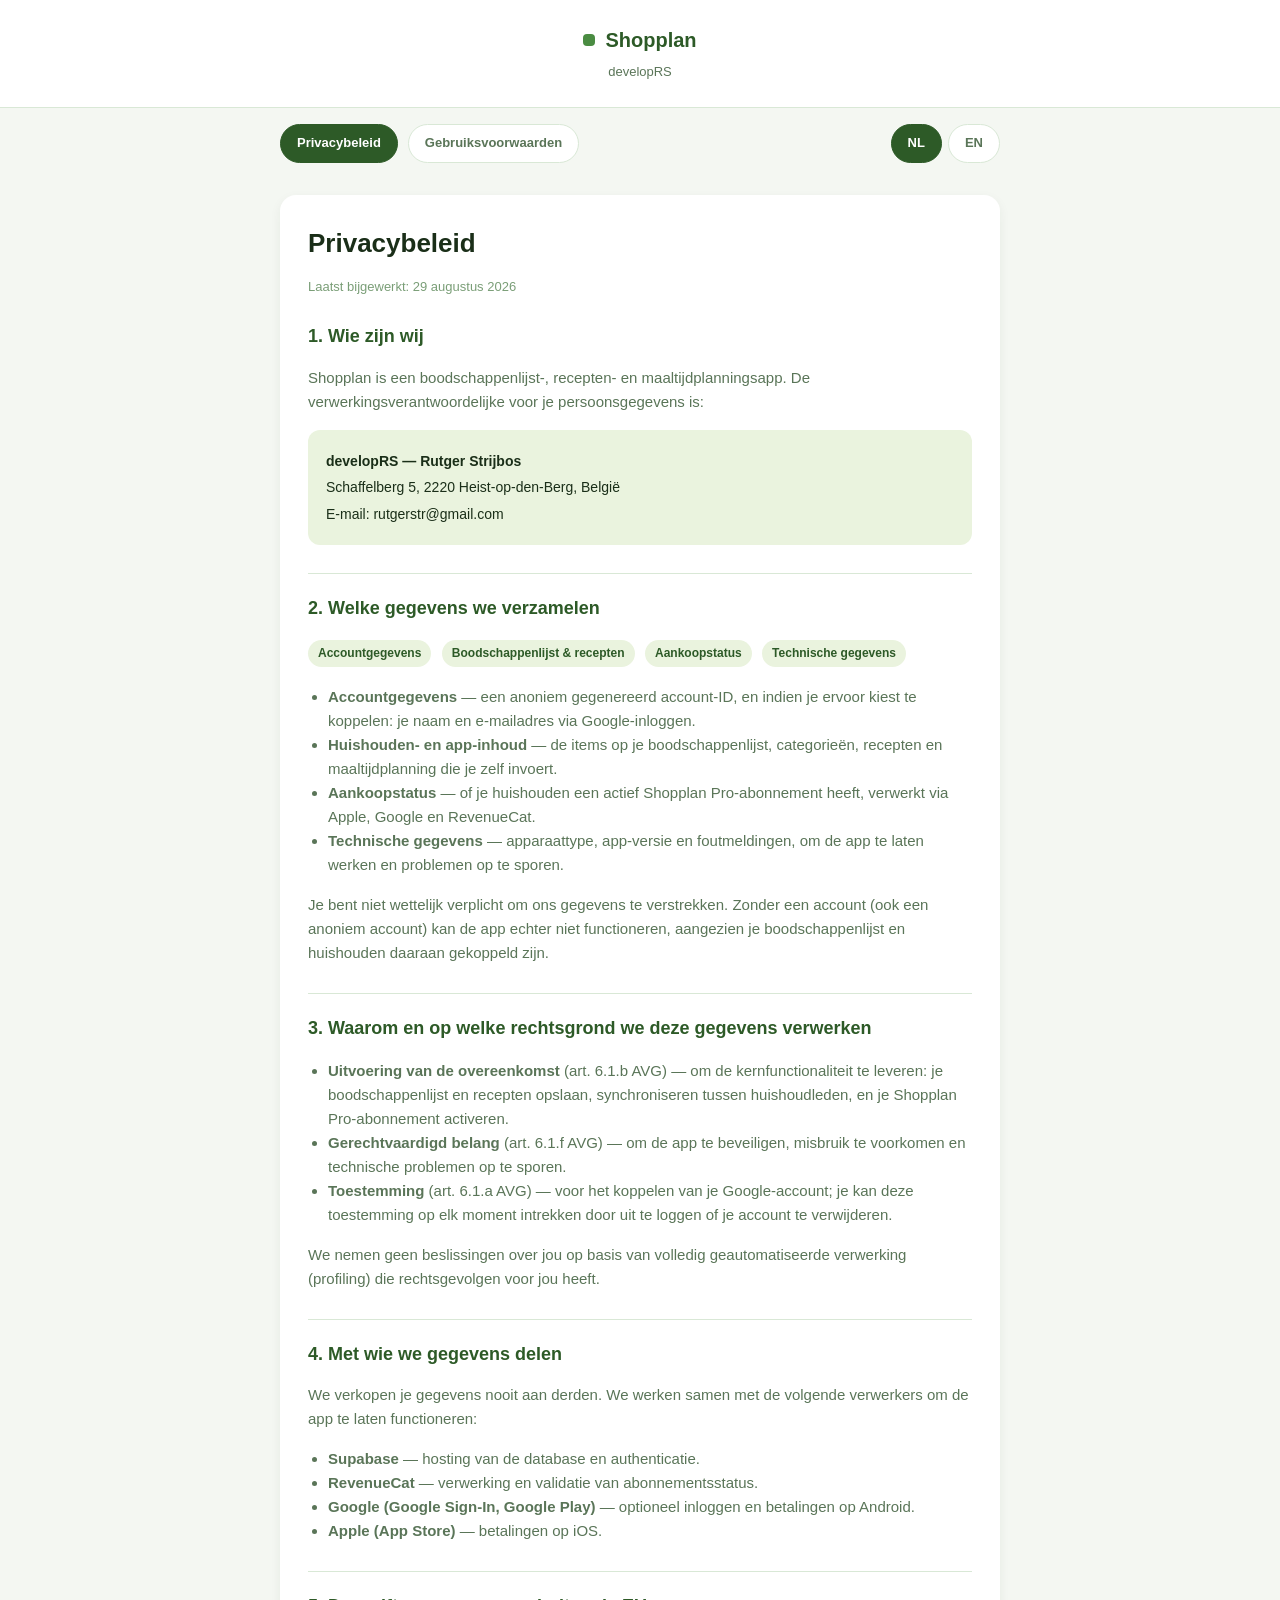
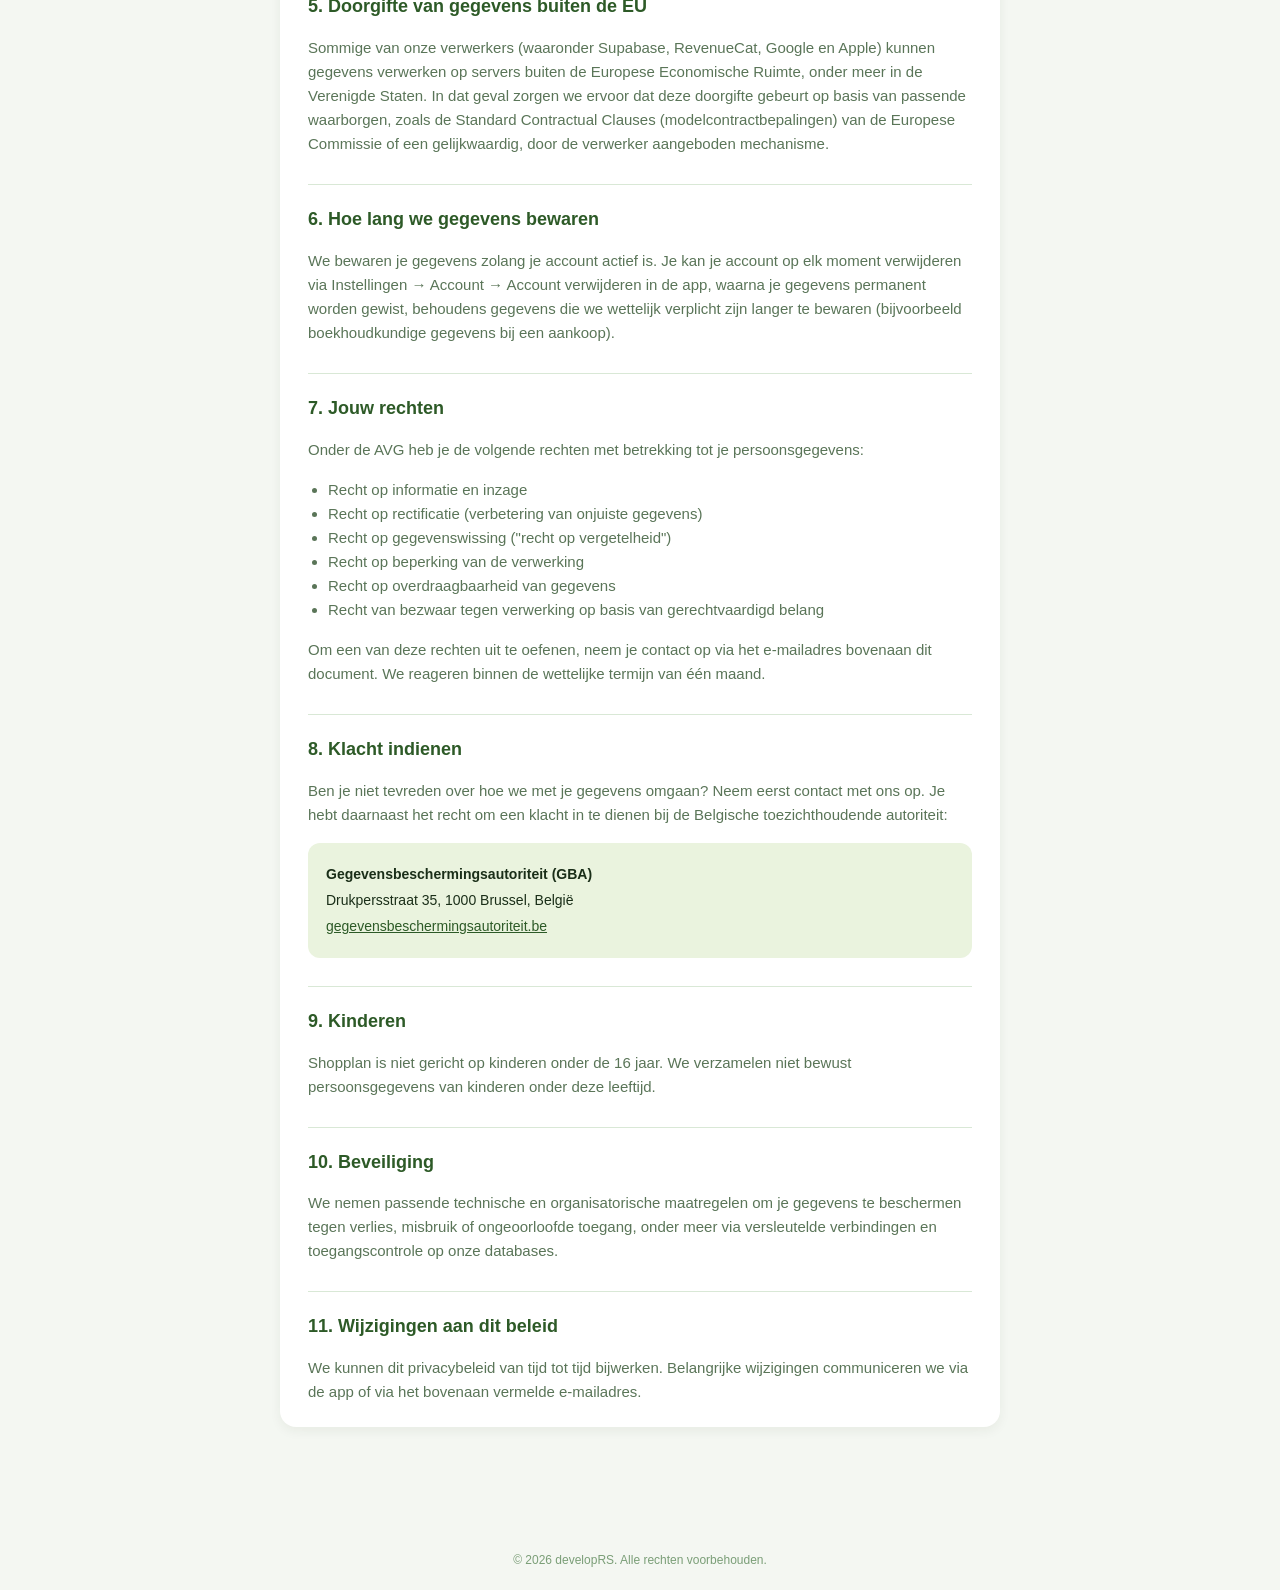
<file: index.html>
<!DOCTYPE html>
<html lang="nl">
<head>
<meta charset="UTF-8" />
<meta name="viewport" content="width=device-width, initial-scale=1.0" />
<title>Shopplan — Privacybeleid &amp; Gebruiksvoorwaarden</title>
<style>
  :root {
    --primary: #2D5A27;
    --primary-light: #4A8C42;
    --primary-muted: #7A9E77;
    --primary-soft: #A8CCA4;
    --primary-bg: #D9E8D6;
    --primary-surface: #EAF3DE;
    --background: #F4F7F2;
    --surface: #FFFFFF;
    --text-primary: #1A2E18;
    --text-secondary: #5A7558;
    --text-muted: #7A9E77;
  }

  * { box-sizing: border-box; }

  body {
    margin: 0;
    background: var(--background);
    color: var(--text-primary);
    font-family: -apple-system, BlinkMacSystemFont, "Segoe UI", Roboto, Helvetica, Arial, sans-serif;
    line-height: 1.6;
  }

  header {
    background: var(--surface);
    border-bottom: 1px solid var(--primary-bg);
    padding: 24px 20px;
    text-align: center;
  }

  header .logo {
    display: inline-flex;
    align-items: center;
    gap: 10px;
    font-weight: 800;
    font-size: 20px;
    color: var(--primary);
  }

  header .logo-dot {
    width: 12px;
    height: 12px;
    border-radius: 4px;
    background: var(--primary-light);
  }

  header p {
    margin: 6px 0 0;
    color: var(--text-secondary);
    font-size: 13px;
  }

  .toolbar {
    max-width: 760px;
    margin: 0 auto;
    padding: 16px 20px 0;
    display: flex;
    flex-wrap: wrap;
    gap: 10px;
    justify-content: center;
    align-items: center;
  }

  nav {
    display: flex;
    gap: 10px;
  }

  nav button, .lang-switch button {
    font: inherit;
    cursor: pointer;
    text-decoration: none;
    padding: 8px 16px;
    border-radius: 999px;
    border: 1.5px solid var(--primary-bg);
    color: var(--text-secondary);
    font-size: 13px;
    font-weight: 600;
    background: var(--surface);
  }

  nav button.active, .lang-switch button.active {
    background: var(--primary);
    border-color: var(--primary);
    color: #ffffff;
  }

  .lang-switch {
    display: flex;
    gap: 6px;
    margin-left: auto;
  }

  main {
    max-width: 760px;
    margin: 0 auto;
    padding: 32px 20px 80px;
  }

  section {
    background: var(--surface);
    border-radius: 16px;
    padding: 28px 28px 8px;
    margin-bottom: 24px;
    box-shadow: 0px 4px 12px rgba(26, 46, 24, 0.06);
  }

  h1 {
    font-size: 26px;
    margin: 0 0 4px;
    color: var(--text-primary);
  }

  h2 {
    font-size: 18px;
    color: var(--primary);
    border-top: 1px solid var(--primary-bg);
    padding-top: 20px;
    margin-top: 28px;
  }

  section > .doc > h2:first-of-type {
    border-top: none;
    padding-top: 0;
    margin-top: 0;
  }

  .meta {
    color: var(--text-muted);
    font-size: 13px;
    margin-bottom: 24px;
  }

  p, li {
    color: var(--text-secondary);
    font-size: 15px;
  }

  ul {
    padding-left: 20px;
  }

  .pill {
    display: inline-block;
    background: var(--primary-surface);
    color: var(--primary);
    font-size: 12px;
    font-weight: 700;
    padding: 4px 10px;
    border-radius: 999px;
    margin: 2px 6px 2px 0;
  }

  .contact-box {
    background: var(--primary-surface);
    border-radius: 12px;
    padding: 16px 18px;
    margin: 16px 0 24px;
  }

  .contact-box p {
    margin: 4px 0;
    color: var(--text-primary);
    font-size: 14px;
  }

  .disclaimer {
    background: #FDE2E1;
    border-radius: 12px;
    padding: 14px 18px;
    font-size: 13px;
    color: #7a2d27;
    margin-bottom: 24px;
  }

  footer {
    text-align: center;
    color: var(--text-muted);
    font-size: 12px;
    padding: 20px;
  }

  a { color: var(--primary); }

  .hidden { display: none !important; }

  @media (max-width: 480px) {
    section { padding: 22px 18px 8px; }
    h1 { font-size: 22px; }
    .toolbar { flex-direction: column; }
    .lang-switch { margin-left: 0; }
  }
</style>
</head>
<body>

<header>
  <div class="logo"><span class="logo-dot"></span>Shopplan</div>
  <p>developRS</p>
</header>

<div class="toolbar">
  <nav>
    <button type="button" data-doc="privacy" class="active" onclick="showDoc('privacy')">
      <span class="lang-nl">Privacybeleid</span><span class="lang-en hidden">Privacy Policy</span>
    </button>
    <button type="button" data-doc="terms" onclick="showDoc('terms')">
      <span class="lang-nl">Gebruiksvoorwaarden</span><span class="lang-en hidden">Terms of Service</span>
    </button>
  </nav>
  <div class="lang-switch">
    <button type="button" data-lang="nl" class="active" onclick="showLang('nl')">NL</button>
    <button type="button" data-lang="en" onclick="showLang('en')">EN</button>
  </div>
</div>

<main>

  <!-- PRIVACY POLICY — NL -->
  <section id="privacy-nl" class="doc-section lang-nl">
    <div class="doc">
      <h1>Privacybeleid</h1>
      <p class="meta">Laatst bijgewerkt: 29 augustus 2026</p>

      <h2>1. Wie zijn wij</h2>
      <p>Shopplan is een boodschappenlijst-, recepten- en maaltijdplanningsapp. De verwerkingsverantwoordelijke voor je persoonsgegevens is:</p>
      <div class="contact-box">
        <p><strong>developRS — Rutger Strijbos</strong></p>
        <p>Schaffelberg 5, 2220 Heist-op-den-Berg, België</p>
        <p>E-mail: rutgerstr@gmail.com</p>
      </div>

      <h2>2. Welke gegevens we verzamelen</h2>
      <span class="pill">Accountgegevens</span>
      <span class="pill">Boodschappenlijst &amp; recepten</span>
      <span class="pill">Aankoopstatus</span>
      <span class="pill">Technische gegevens</span>
      <ul>
        <li><strong>Accountgegevens</strong> — een anoniem gegenereerd account-ID, en indien je ervoor kiest te koppelen: je naam en e-mailadres via Google-inloggen.</li>
        <li><strong>Huishouden- en app-inhoud</strong> — de items op je boodschappenlijst, categorieën, recepten en maaltijdplanning die je zelf invoert.</li>
        <li><strong>Aankoopstatus</strong> — of je huishouden een actief Shopplan Pro-abonnement heeft, verwerkt via Apple, Google en RevenueCat.</li>
        <li><strong>Technische gegevens</strong> — apparaattype, app-versie en foutmeldingen, om de app te laten werken en problemen op te sporen.</li>
      </ul>
      <p>Je bent niet wettelijk verplicht om ons gegevens te verstrekken. Zonder een account (ook een anoniem account) kan de app echter niet functioneren, aangezien je boodschappenlijst en huishouden daaraan gekoppeld zijn.</p>

      <h2>3. Waarom en op welke rechtsgrond we deze gegevens verwerken</h2>
      <ul>
        <li><strong>Uitvoering van de overeenkomst</strong> (art. 6.1.b AVG) — om de kernfunctionaliteit te leveren: je boodschappenlijst en recepten opslaan, synchroniseren tussen huishoudleden, en je Shopplan Pro-abonnement activeren.</li>
        <li><strong>Gerechtvaardigd belang</strong> (art. 6.1.f AVG) — om de app te beveiligen, misbruik te voorkomen en technische problemen op te sporen.</li>
        <li><strong>Toestemming</strong> (art. 6.1.a AVG) — voor het koppelen van je Google-account; je kan deze toestemming op elk moment intrekken door uit te loggen of je account te verwijderen.</li>
      </ul>
      <p>We nemen geen beslissingen over jou op basis van volledig geautomatiseerde verwerking (profiling) die rechtsgevolgen voor jou heeft.</p>

      <h2>4. Met wie we gegevens delen</h2>
      <p>We verkopen je gegevens nooit aan derden. We werken samen met de volgende verwerkers om de app te laten functioneren:</p>
      <ul>
        <li><strong>Supabase</strong> — hosting van de database en authenticatie.</li>
        <li><strong>RevenueCat</strong> — verwerking en validatie van abonnementsstatus.</li>
        <li><strong>Google (Google Sign-In, Google Play)</strong> — optioneel inloggen en betalingen op Android.</li>
        <li><strong>Apple (App Store)</strong> — betalingen op iOS.</li>
      </ul>

      <h2>5. Doorgifte van gegevens buiten de EU</h2>
      <p>Sommige van onze verwerkers (waaronder Supabase, RevenueCat, Google en Apple) kunnen gegevens verwerken op servers buiten de Europese Economische Ruimte, onder meer in de Verenigde Staten. In dat geval zorgen we ervoor dat deze doorgifte gebeurt op basis van passende waarborgen, zoals de Standard Contractual Clauses (modelcontractbepalingen) van de Europese Commissie of een gelijkwaardig, door de verwerker aangeboden mechanisme.</p>

      <h2>6. Hoe lang we gegevens bewaren</h2>
      <p>We bewaren je gegevens zolang je account actief is. Je kan je account op elk moment verwijderen via Instellingen → Account → Account verwijderen in de app, waarna je gegevens permanent worden gewist, behoudens gegevens die we wettelijk verplicht zijn langer te bewaren (bijvoorbeeld boekhoudkundige gegevens bij een aankoop).</p>

      <h2>7. Jouw rechten</h2>
      <p>Onder de AVG heb je de volgende rechten met betrekking tot je persoonsgegevens:</p>
      <ul>
        <li>Recht op informatie en inzage</li>
        <li>Recht op rectificatie (verbetering van onjuiste gegevens)</li>
        <li>Recht op gegevenswissing ("recht op vergetelheid")</li>
        <li>Recht op beperking van de verwerking</li>
        <li>Recht op overdraagbaarheid van gegevens</li>
        <li>Recht van bezwaar tegen verwerking op basis van gerechtvaardigd belang</li>
      </ul>
      <p>Om een van deze rechten uit te oefenen, neem je contact op via het e-mailadres bovenaan dit document. We reageren binnen de wettelijke termijn van één maand.</p>

      <h2>8. Klacht indienen</h2>
      <p>Ben je niet tevreden over hoe we met je gegevens omgaan? Neem eerst contact met ons op. Je hebt daarnaast het recht om een klacht in te dienen bij de Belgische toezichthoudende autoriteit:</p>
      <div class="contact-box">
        <p><strong>Gegevensbeschermingsautoriteit (GBA)</strong></p>
        <p>Drukpersstraat 35, 1000 Brussel, België</p>
        <p><a href="https://www.gegevensbeschermingsautoriteit.be" target="_blank" rel="noopener">gegevensbeschermingsautoriteit.be</a></p>
      </div>

      <h2>9. Kinderen</h2>
      <p>Shopplan is niet gericht op kinderen onder de 16 jaar. We verzamelen niet bewust persoonsgegevens van kinderen onder deze leeftijd.</p>

      <h2>10. Beveiliging</h2>
      <p>We nemen passende technische en organisatorische maatregelen om je gegevens te beschermen tegen verlies, misbruik of ongeoorloofde toegang, onder meer via versleutelde verbindingen en toegangscontrole op onze databases.</p>

      <h2>11. Wijzigingen aan dit beleid</h2>
      <p>We kunnen dit privacybeleid van tijd tot tijd bijwerken. Belangrijke wijzigingen communiceren we via de app of via het bovenaan vermelde e-mailadres.</p>
    </div>
  </section>

  <!-- PRIVACY POLICY — EN -->
  <section id="privacy-en" class="doc-section lang-en hidden">
    <div class="doc">
      <h1>Privacy Policy</h1>
      <p class="meta">Last updated: August 29, 2026</p>

      <h2>1. Who we are</h2>
      <p>Shopplan is a shopping list, recipe, and meal planning app. The data controller for your personal data is:</p>
      <div class="contact-box">
        <p><strong>developRS — Rutger Strijbos</strong></p>
        <p>Schaffelberg 5, 2220 Heist-op-den-Berg, Belgium</p>
        <p>Email: rutgerstr@gmail.com</p>
      </div>

      <h2>2. What data we collect</h2>
      <span class="pill">Account data</span>
      <span class="pill">Shopping list &amp; recipes</span>
      <span class="pill">Purchase status</span>
      <span class="pill">Technical data</span>
      <ul>
        <li><strong>Account data</strong> — an anonymously generated account ID, and if you choose to link it: your name and email address via Google Sign-In.</li>
        <li><strong>Household and app content</strong> — the items on your shopping list, categories, recipes, and meal plans you enter yourself.</li>
        <li><strong>Purchase status</strong> — whether your household has an active Shopplan Pro subscription, processed via Apple, Google, and RevenueCat.</li>
        <li><strong>Technical data</strong> — device type, app version, and error reports, to keep the app running and diagnose issues.</li>
      </ul>
      <p>You are not legally required to provide us with data. However, without an account (including an anonymous one) the app cannot function, since your shopping list and household are tied to it.</p>

      <h2>3. Why and on what legal basis we process this data</h2>
      <ul>
        <li><strong>Performance of a contract</strong> (Art. 6.1.b GDPR) — to deliver core functionality: storing and syncing your shopping list and recipes across household members, and activating your Shopplan Pro subscription.</li>
        <li><strong>Legitimate interest</strong> (Art. 6.1.f GDPR) — to secure the app, prevent abuse, and diagnose technical issues.</li>
        <li><strong>Consent</strong> (Art. 6.1.a GDPR) — for linking your Google account; you can withdraw this consent at any time by signing out or deleting your account.</li>
      </ul>
      <p>We do not make decisions about you based solely on automated processing (profiling) that produces legal effects concerning you.</p>

      <h2>4. Who we share data with</h2>
      <p>We never sell your data to third parties. We work with the following processors to operate the app:</p>
      <ul>
        <li><strong>Supabase</strong> — database hosting and authentication.</li>
        <li><strong>RevenueCat</strong> — subscription status processing and validation.</li>
        <li><strong>Google (Google Sign-In, Google Play)</strong> — optional sign-in and billing on Android.</li>
        <li><strong>Apple (App Store)</strong> — billing on iOS.</li>
      </ul>

      <h2>5. International data transfers</h2>
      <p>Some of our processors (including Supabase, RevenueCat, Google, and Apple) may process data on servers outside the European Economic Area, including in the United States. Where this occurs, we ensure the transfer is covered by appropriate safeguards, such as the European Commission's Standard Contractual Clauses or an equivalent mechanism offered by the processor.</p>

      <h2>6. How long we keep data</h2>
      <p>We retain your data for as long as your account is active. You can delete your account at any time via Settings → Account → Delete account in the app, after which your data is permanently erased, except where we are legally required to retain certain records longer (for example, accounting records related to a purchase).</p>

      <h2>7. Your rights</h2>
      <p>Under the GDPR, you have the following rights regarding your personal data:</p>
      <ul>
        <li>Right to information and access</li>
        <li>Right to rectification of inaccurate data</li>
        <li>Right to erasure ("right to be forgotten")</li>
        <li>Right to restrict processing</li>
        <li>Right to data portability</li>
        <li>Right to object to processing based on legitimate interest</li>
      </ul>
      <p>To exercise any of these rights, contact us at the email address listed above. We will respond within the statutory period of one month.</p>

      <h2>8. Filing a complaint</h2>
      <p>If you are unhappy with how we handle your data, please contact us first. You also have the right to lodge a complaint with the Belgian supervisory authority:</p>
      <div class="contact-box">
        <p><strong>Belgian Data Protection Authority (GBA/APD)</strong></p>
        <p>Drukpersstraat 35, 1000 Brussels, Belgium</p>
        <p><a href="https://www.gegevensbeschermingsautoriteit.be" target="_blank" rel="noopener">gegevensbeschermingsautoriteit.be</a></p>
      </div>

      <h2>9. Children</h2>
      <p>Shopplan is not directed at children under 16. We do not knowingly collect personal data from children under this age.</p>

      <h2>10. Security</h2>
      <p>We take appropriate technical and organizational measures to protect your data against loss, misuse, or unauthorized access, including encrypted connections and access controls on our databases.</p>

      <h2>11. Changes to this policy</h2>
      <p>We may update this privacy policy from time to time. We will communicate significant changes through the app or the email address listed above.</p>
    </div>
  </section>

  <!-- TERMS OF SERVICE — NL -->
  <section id="terms-nl" class="doc-section lang-nl hidden">
    <div class="doc">
      <h1>Gebruiksvoorwaarden</h1>
      <p class="meta">Laatst bijgewerkt: 29 augustus 2026</p>

      <h2>1. Aanvaarding van de voorwaarden</h2>
      <p>Door Shopplan te gebruiken, ga je akkoord met deze gebruiksvoorwaarden. Gebruik de app niet als je niet akkoord gaat met deze voorwaarden.</p>

      <h2>2. De dienst</h2>
      <p>Shopplan is een gratis boodschappenlijst-app met een optionele betaalde upgrade (Shopplan Pro) voor recepten en maaltijdplanning. Het gratis gedeelte (gedeelde boodschappenlijst, categorieën, huishouden) blijft gratis; Shopplan Pro is een jaarlijks, automatisch verlengend abonnement via de App Store of Google Play.</p>

      <h2>3. Accounts en huishoudens</h2>
      <ul>
        <li>Je kan de app anoniem gebruiken, of je account koppelen aan Google voor back-up en toegang op meerdere toestellen.</li>
        <li>Je bent verantwoordelijk voor de inhoud die je aan je huishouden toevoegt en voor wie je uitnodigt.</li>
        <li>Een Shopplan Pro-abonnement geldt voor het volledige huishouden waaraan het gekoppeld is.</li>
      </ul>

      <h2>4. Abonnementen en betalingen</h2>
      <ul>
        <li>Shopplan Pro is een jaarlijks abonnement dat automatisch verlengt, tenzij je tijdig opzegt.</li>
        <li>Betalingen verlopen via de App Store of Google Play; wij hebben geen toegang tot je betaalgegevens.</li>
        <li>Je kan je abonnement op elk moment beheren of opzeggen via je Apple- of Google-accountinstellingen.</li>
      </ul>

      <h2>5. Aanvaardbaar gebruik</h2>
      <p>Je stemt ermee in de app niet te gebruiken voor illegale doeleinden, om anderen te misleiden of schade te berokkenen, of om de dienst te verstoren of te reverse-engineeren.</p>

      <h2>6. Intellectuele eigendom</h2>
      <p>De app, inclusief het ontwerp, de broncode en de merknaam Shopplan, is eigendom van developRS. Je krijgt een beperkt, herroepbaar recht om de app te gebruiken voor persoonlijk, niet-commercieel gebruik.</p>

      <h2>7. Aansprakelijkheid</h2>
      <p>Shopplan wordt geleverd "zoals het is", zonder garanties. We streven naar een betrouwbare dienst, maar kunnen niet garanderen dat de app altijd foutloos of ononderbroken beschikbaar is. Voor zover wettelijk toegestaan, is developRS niet aansprakelijk voor indirecte schade voortvloeiend uit het gebruik van de app.</p>

      <h2>8. Beëindiging</h2>
      <p>Je kan je gebruik van de app op elk moment stopzetten door je account te verwijderen. We kunnen toegang tot de app opschorten of beëindigen bij een schending van deze voorwaarden.</p>

      <h2>9. Toepasselijk recht</h2>
      <p>Op deze voorwaarden is Belgisch recht van toepassing. Geschillen worden voorgelegd aan de bevoegde rechtbanken van het arrondissement waar developRS gevestigd is.</p>

      <h2>10. Wijzigingen</h2>
      <p>We kunnen deze voorwaarden bijwerken. Voortgezet gebruik van de app na een wijziging geldt als aanvaarding van de nieuwe voorwaarden.</p>

      <h2>11. Contact</h2>
      <div class="contact-box">
        <p>developRS — Rutger Strijbos</p>
        <p>Schaffelberg 5, 2220 Heist-op-den-Berg, België</p>
        <p>E-mail: rutgerstr@gmail.com</p>
      </div>
    </div>
  </section>

  <!-- TERMS OF SERVICE — EN -->
  <section id="terms-en" class="doc-section lang-en hidden">
    <div class="doc">
      <h1>Terms of Service</h1>
      <p class="meta">Last updated: August 29, 2026</p>

      <h2>1. Acceptance of terms</h2>
      <p>By using Shopplan, you agree to these terms of service. Do not use the app if you do not agree to these terms.</p>

      <h2>2. The service</h2>
      <p>Shopplan is a free shopping list app with an optional paid upgrade (Shopplan Pro) for recipes and meal planning. The free tier (shared shopping list, categories, household) remains free; Shopplan Pro is an annual, auto-renewing subscription available through the App Store or Google Play.</p>

      <h2>3. Accounts and households</h2>
      <ul>
        <li>You can use the app anonymously, or link your account to Google for backup and access across multiple devices.</li>
        <li>You are responsible for the content you add to your household and for who you invite.</li>
        <li>A Shopplan Pro subscription applies to the entire household it is linked to.</li>
      </ul>

      <h2>4. Subscriptions and payments</h2>
      <ul>
        <li>Shopplan Pro is an annual subscription that renews automatically unless cancelled in time.</li>
        <li>Payments are processed through the App Store or Google Play; we do not have access to your payment details.</li>
        <li>You can manage or cancel your subscription at any time through your Apple or Google account settings.</li>
      </ul>

      <h2>5. Acceptable use</h2>
      <p>You agree not to use the app for illegal purposes, to mislead or harm others, or to disrupt or reverse-engineer the service.</p>

      <h2>6. Intellectual property</h2>
      <p>The app, including its design, source code, and the Shopplan brand name, is owned by developRS. You are granted a limited, revocable right to use the app for personal, non-commercial purposes.</p>

      <h2>7. Liability</h2>
      <p>Shopplan is provided "as is," without warranties. We strive to provide a reliable service but cannot guarantee the app will always be error-free or available without interruption. To the extent permitted by law, developRS is not liable for indirect damages arising from use of the app.</p>

      <h2>8. Termination</h2>
      <p>You may stop using the app at any time by deleting your account. We may suspend or terminate access to the app in case of a breach of these terms.</p>

      <h2>9. Governing law</h2>
      <p>These terms are governed by Belgian law. Disputes will be submitted to the competent courts of the district where developRS is established.</p>

      <h2>10. Changes</h2>
      <p>We may update these terms. Continued use of the app after a change constitutes acceptance of the new terms.</p>

      <h2>11. Contact</h2>
      <div class="contact-box">
        <p>developRS — Rutger Strijbos</p>
        <p>Schaffelberg 5, 2220 Heist-op-den-Berg, Belgium</p>
        <p>Email: rutgerstr@gmail.com</p>
      </div>
    </div>
  </section>

</main>

<footer>
  © 2026 developRS. <span class="lang-nl">Alle rechten voorbehouden.</span><span class="lang-en hidden">All rights reserved.</span>
</footer>

<script>
  let currentDoc = 'privacy';
  let currentLang = 'nl';

  function showDoc(doc) {
    currentDoc = doc;
    document.querySelectorAll('nav button').forEach(function (btn) {
      btn.classList.toggle('active', btn.dataset.doc === doc);
    });
    render();
  }

  function showLang(lang) {
    currentLang = lang;
    document.querySelectorAll('.lang-switch button').forEach(function (btn) {
      btn.classList.toggle('active', btn.dataset.lang === lang);
    });
    document.documentElement.lang = lang;
    render();
  }

  function render() {
    document.querySelectorAll('.doc-section').forEach(function (section) {
      const isCorrectDoc = section.id.startsWith(currentDoc);
      const isCorrectLang = section.classList.contains('lang-' + currentLang);
      section.classList.toggle('hidden', !(isCorrectDoc && isCorrectLang));
    });
    document.querySelectorAll('header .lang-nl, header .lang-en, footer .lang-nl, footer .lang-en, nav .lang-nl, nav .lang-en').forEach(function (el) {
      const isCorrectLang = el.classList.contains('lang-' + currentLang);
      el.classList.toggle('hidden', !isCorrectLang);
    });
  }

  render();
</script>

</body>
</html>
</file>
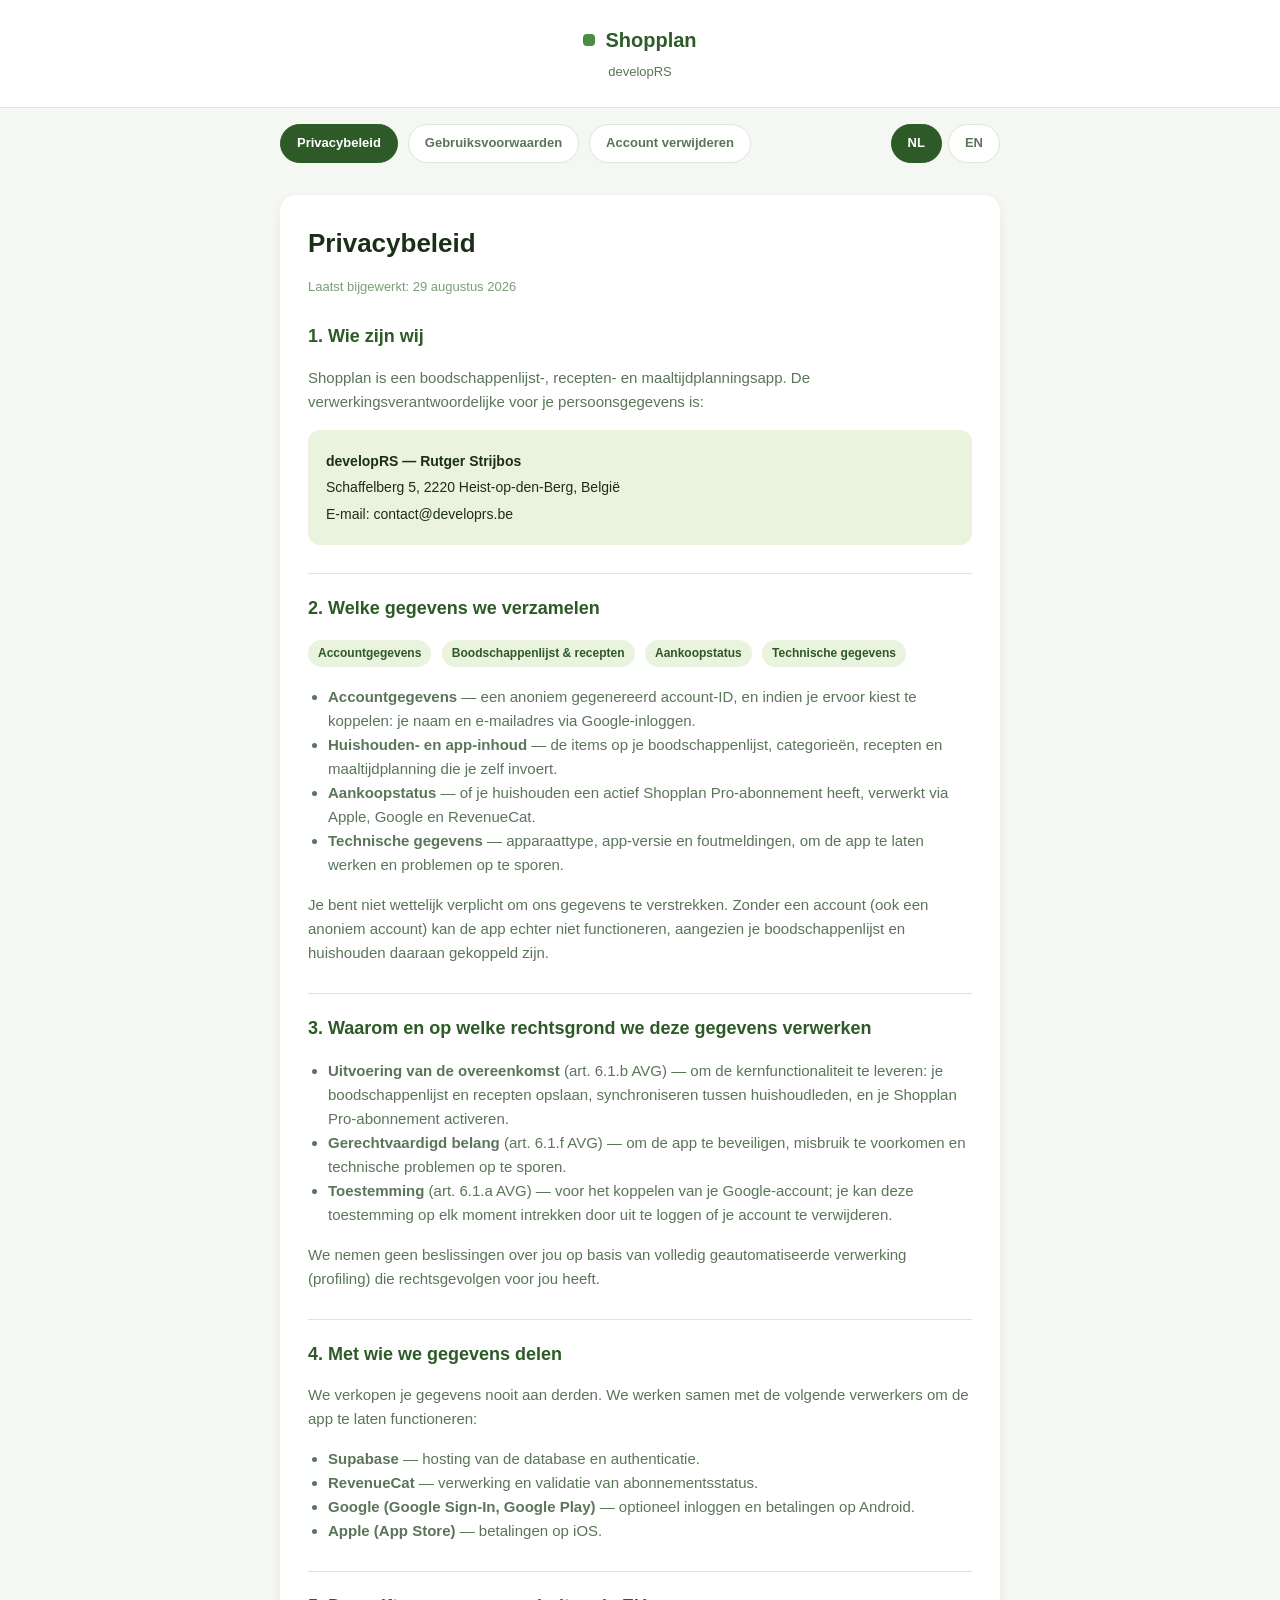
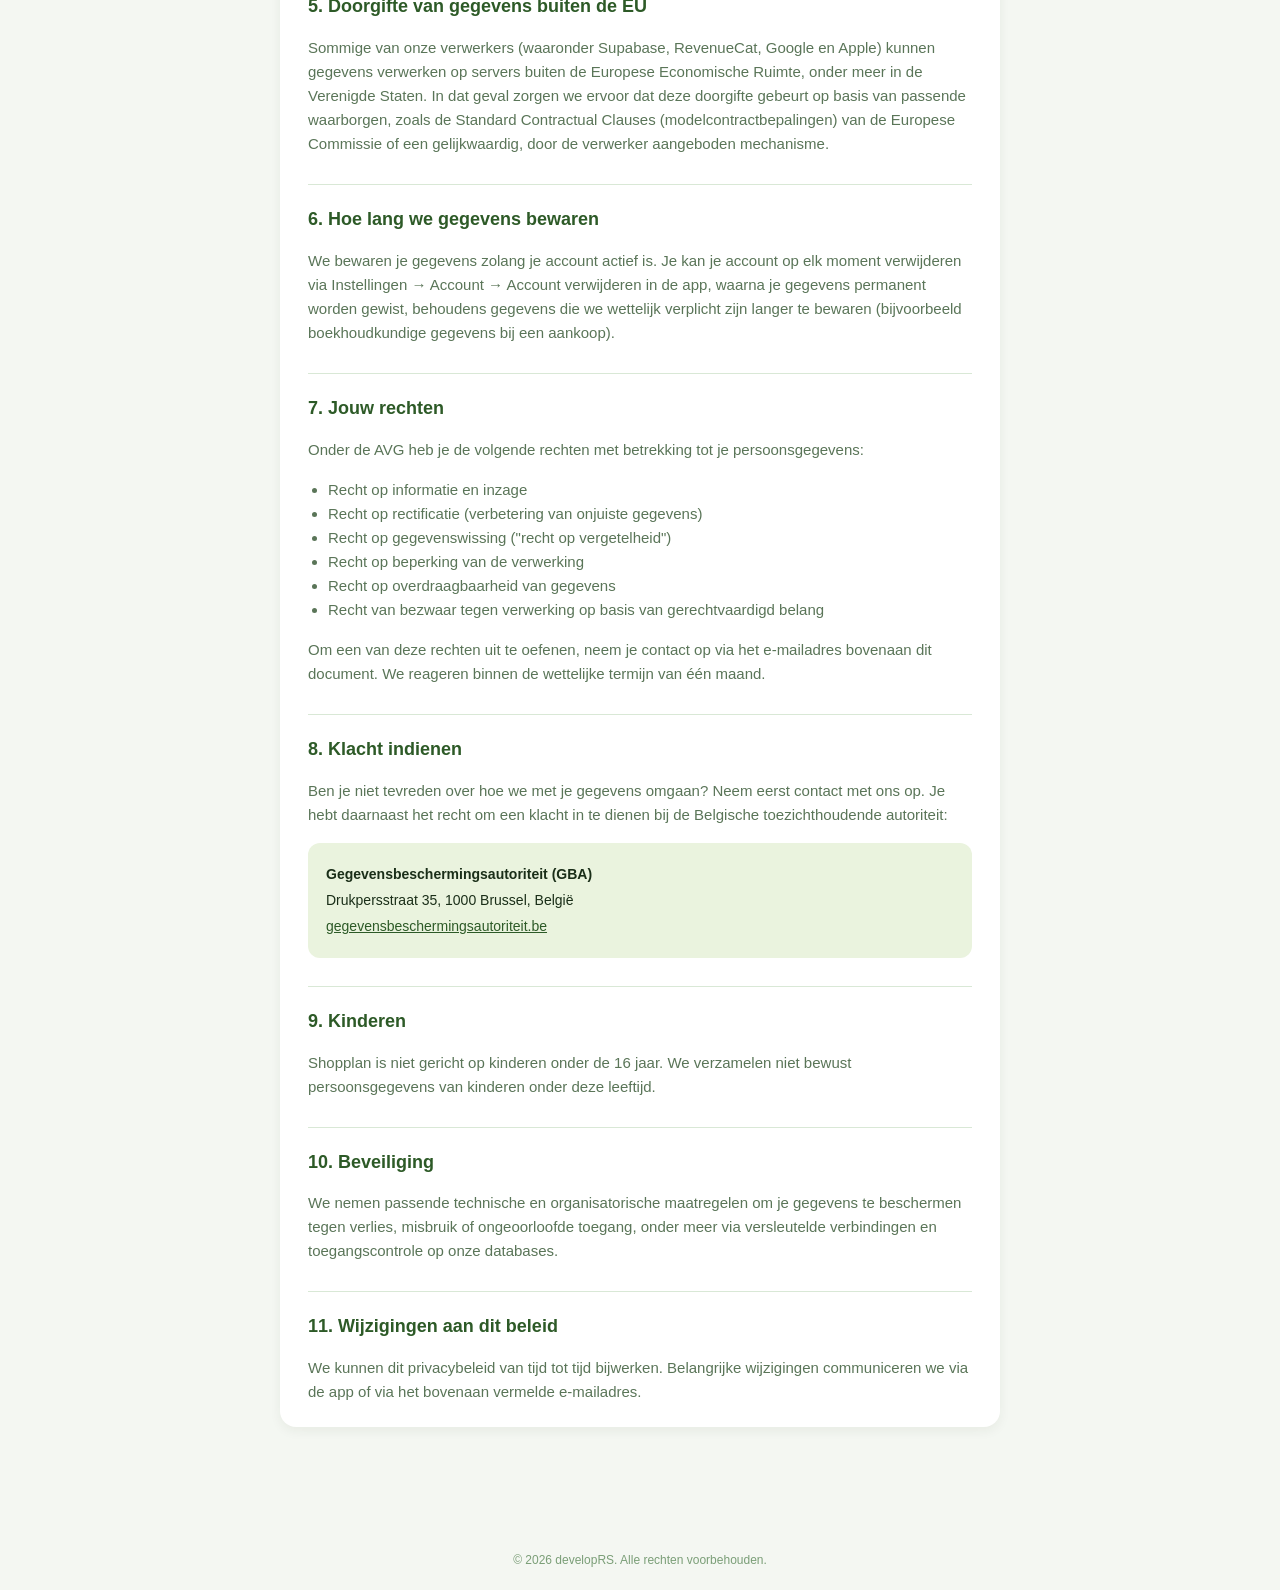
<file: shopplan/index.html>
<!DOCTYPE html>
<html lang="nl">
<head>
<meta charset="UTF-8" />
<meta name="viewport" content="width=device-width, initial-scale=1.0" />
<title>Shopplan — Privacybeleid &amp; Gebruiksvoorwaarden</title>
<style>
  :root {
    --primary: #2D5A27;
    --primary-light: #4A8C42;
    --primary-muted: #7A9E77;
    --primary-soft: #A8CCA4;
    --primary-bg: #D9E8D6;
    --primary-surface: #EAF3DE;
    --background: #F4F7F2;
    --surface: #FFFFFF;
    --text-primary: #1A2E18;
    --text-secondary: #5A7558;
    --text-muted: #7A9E77;
  }

  * { box-sizing: border-box; }

  body {
    margin: 0;
    background: var(--background);
    color: var(--text-primary);
    font-family: -apple-system, BlinkMacSystemFont, "Segoe UI", Roboto, Helvetica, Arial, sans-serif;
    line-height: 1.6;
  }

  header {
    background: var(--surface);
    border-bottom: 1px solid var(--primary-bg);
    padding: 24px 20px;
    text-align: center;
  }

  header .logo {
    display: inline-flex;
    align-items: center;
    gap: 10px;
    font-weight: 800;
    font-size: 20px;
    color: var(--primary);
  }

  header .logo-dot {
    width: 12px;
    height: 12px;
    border-radius: 4px;
    background: var(--primary-light);
  }

  header p {
    margin: 6px 0 0;
    color: var(--text-secondary);
    font-size: 13px;
  }

  .toolbar {
    max-width: 760px;
    margin: 0 auto;
    padding: 16px 20px 0;
    display: flex;
    flex-wrap: wrap;
    gap: 10px;
    justify-content: center;
    align-items: center;
  }

  nav {
    display: flex;
    gap: 10px;
  }

  nav button, .lang-switch button {
    font: inherit;
    cursor: pointer;
    text-decoration: none;
    padding: 8px 16px;
    border-radius: 999px;
    border: 1.5px solid var(--primary-bg);
    color: var(--text-secondary);
    font-size: 13px;
    font-weight: 600;
    background: var(--surface);
  }

  nav button.active, .lang-switch button.active {
    background: var(--primary);
    border-color: var(--primary);
    color: #ffffff;
  }

  .lang-switch {
    display: flex;
    gap: 6px;
    margin-left: auto;
  }

  main {
    max-width: 760px;
    margin: 0 auto;
    padding: 32px 20px 80px;
  }

  section {
    background: var(--surface);
    border-radius: 16px;
    padding: 28px 28px 8px;
    margin-bottom: 24px;
    box-shadow: 0px 4px 12px rgba(26, 46, 24, 0.06);
  }

  h1 {
    font-size: 26px;
    margin: 0 0 4px;
    color: var(--text-primary);
  }

  h2 {
    font-size: 18px;
    color: var(--primary);
    border-top: 1px solid var(--primary-bg);
    padding-top: 20px;
    margin-top: 28px;
  }

  section > .doc > h2:first-of-type {
    border-top: none;
    padding-top: 0;
    margin-top: 0;
  }

  .meta {
    color: var(--text-muted);
    font-size: 13px;
    margin-bottom: 24px;
  }

  p, li {
    color: var(--text-secondary);
    font-size: 15px;
  }

  ul {
    padding-left: 20px;
  }

  .pill {
    display: inline-block;
    background: var(--primary-surface);
    color: var(--primary);
    font-size: 12px;
    font-weight: 700;
    padding: 4px 10px;
    border-radius: 999px;
    margin: 2px 6px 2px 0;
  }

  .contact-box {
    background: var(--primary-surface);
    border-radius: 12px;
    padding: 16px 18px;
    margin: 16px 0 24px;
  }

  .contact-box p {
    margin: 4px 0;
    color: var(--text-primary);
    font-size: 14px;
  }

  .disclaimer {
    background: #FDE2E1;
    border-radius: 12px;
    padding: 14px 18px;
    font-size: 13px;
    color: #7a2d27;
    margin-bottom: 24px;
  }

  footer {
    text-align: center;
    color: var(--text-muted);
    font-size: 12px;
    padding: 20px;
  }

  a { color: var(--primary); }

  .hidden { display: none !important; }

  @media (max-width: 480px) {
    section { padding: 22px 18px 8px; }
    h1 { font-size: 22px; }
    .toolbar { flex-direction: column; }
    .lang-switch { margin-left: 0; }
  }
</style>
</head>
<body>

<header>
  <div class="logo"><span class="logo-dot"></span>Shopplan</div>
  <p>developRS</p>
</header>

<div class="toolbar">
  <nav>
    <button type="button" data-doc="privacy" class="active" onclick="showDoc('privacy')">
      <span class="lang-nl">Privacybeleid</span><span class="lang-en hidden">Privacy Policy</span>
    </button>
    <button type="button" data-doc="terms" onclick="showDoc('terms')">
      <span class="lang-nl">Gebruiksvoorwaarden</span><span class="lang-en hidden">Terms of Service</span>
    </button>
    <button type="button" data-doc="delete" onclick="showDoc('delete')">
      <span class="lang-nl">Account verwijderen</span><span class="lang-en hidden">Delete Account</span>
    </button>
  </nav>
  <div class="lang-switch">
    <button type="button" data-lang="nl" class="active" onclick="showLang('nl')">NL</button>
    <button type="button" data-lang="en" onclick="showLang('en')">EN</button>
  </div>
</div>

<main>

  <!-- PRIVACY POLICY — NL -->
  <section id="privacy-nl" class="doc-section lang-nl">
    <div class="doc">
      <h1>Privacybeleid</h1>
      <p class="meta">Laatst bijgewerkt: 29 augustus 2026</p>

      <h2>1. Wie zijn wij</h2>
      <p>Shopplan is een boodschappenlijst-, recepten- en maaltijdplanningsapp. De verwerkingsverantwoordelijke voor je persoonsgegevens is:</p>
      <div class="contact-box">
        <p><strong>developRS — Rutger Strijbos</strong></p>
        <p>Schaffelberg 5, 2220 Heist-op-den-Berg, België</p>
        <p>E-mail: contact@developrs.be</p>
      </div>

      <h2>2. Welke gegevens we verzamelen</h2>
      <span class="pill">Accountgegevens</span>
      <span class="pill">Boodschappenlijst &amp; recepten</span>
      <span class="pill">Aankoopstatus</span>
      <span class="pill">Technische gegevens</span>
      <ul>
        <li><strong>Accountgegevens</strong> — een anoniem gegenereerd account-ID, en indien je ervoor kiest te koppelen: je naam en e-mailadres via Google-inloggen.</li>
        <li><strong>Huishouden- en app-inhoud</strong> — de items op je boodschappenlijst, categorieën, recepten en maaltijdplanning die je zelf invoert.</li>
        <li><strong>Aankoopstatus</strong> — of je huishouden een actief Shopplan Pro-abonnement heeft, verwerkt via Apple, Google en RevenueCat.</li>
        <li><strong>Technische gegevens</strong> — apparaattype, app-versie en foutmeldingen, om de app te laten werken en problemen op te sporen.</li>
      </ul>
      <p>Je bent niet wettelijk verplicht om ons gegevens te verstrekken. Zonder een account (ook een anoniem account) kan de app echter niet functioneren, aangezien je boodschappenlijst en huishouden daaraan gekoppeld zijn.</p>

      <h2>3. Waarom en op welke rechtsgrond we deze gegevens verwerken</h2>
      <ul>
        <li><strong>Uitvoering van de overeenkomst</strong> (art. 6.1.b AVG) — om de kernfunctionaliteit te leveren: je boodschappenlijst en recepten opslaan, synchroniseren tussen huishoudleden, en je Shopplan Pro-abonnement activeren.</li>
        <li><strong>Gerechtvaardigd belang</strong> (art. 6.1.f AVG) — om de app te beveiligen, misbruik te voorkomen en technische problemen op te sporen.</li>
        <li><strong>Toestemming</strong> (art. 6.1.a AVG) — voor het koppelen van je Google-account; je kan deze toestemming op elk moment intrekken door uit te loggen of je account te verwijderen.</li>
      </ul>
      <p>We nemen geen beslissingen over jou op basis van volledig geautomatiseerde verwerking (profiling) die rechtsgevolgen voor jou heeft.</p>

      <h2>4. Met wie we gegevens delen</h2>
      <p>We verkopen je gegevens nooit aan derden. We werken samen met de volgende verwerkers om de app te laten functioneren:</p>
      <ul>
        <li><strong>Supabase</strong> — hosting van de database en authenticatie.</li>
        <li><strong>RevenueCat</strong> — verwerking en validatie van abonnementsstatus.</li>
        <li><strong>Google (Google Sign-In, Google Play)</strong> — optioneel inloggen en betalingen op Android.</li>
        <li><strong>Apple (App Store)</strong> — betalingen op iOS.</li>
      </ul>

      <h2>5. Doorgifte van gegevens buiten de EU</h2>
      <p>Sommige van onze verwerkers (waaronder Supabase, RevenueCat, Google en Apple) kunnen gegevens verwerken op servers buiten de Europese Economische Ruimte, onder meer in de Verenigde Staten. In dat geval zorgen we ervoor dat deze doorgifte gebeurt op basis van passende waarborgen, zoals de Standard Contractual Clauses (modelcontractbepalingen) van de Europese Commissie of een gelijkwaardig, door de verwerker aangeboden mechanisme.</p>

      <h2>6. Hoe lang we gegevens bewaren</h2>
      <p>We bewaren je gegevens zolang je account actief is. Je kan je account op elk moment verwijderen via Instellingen → Account → Account verwijderen in de app, waarna je gegevens permanent worden gewist, behoudens gegevens die we wettelijk verplicht zijn langer te bewaren (bijvoorbeeld boekhoudkundige gegevens bij een aankoop).</p>

      <h2>7. Jouw rechten</h2>
      <p>Onder de AVG heb je de volgende rechten met betrekking tot je persoonsgegevens:</p>
      <ul>
        <li>Recht op informatie en inzage</li>
        <li>Recht op rectificatie (verbetering van onjuiste gegevens)</li>
        <li>Recht op gegevenswissing ("recht op vergetelheid")</li>
        <li>Recht op beperking van de verwerking</li>
        <li>Recht op overdraagbaarheid van gegevens</li>
        <li>Recht van bezwaar tegen verwerking op basis van gerechtvaardigd belang</li>
      </ul>
      <p>Om een van deze rechten uit te oefenen, neem je contact op via het e-mailadres bovenaan dit document. We reageren binnen de wettelijke termijn van één maand.</p>

      <h2>8. Klacht indienen</h2>
      <p>Ben je niet tevreden over hoe we met je gegevens omgaan? Neem eerst contact met ons op. Je hebt daarnaast het recht om een klacht in te dienen bij de Belgische toezichthoudende autoriteit:</p>
      <div class="contact-box">
        <p><strong>Gegevensbeschermingsautoriteit (GBA)</strong></p>
        <p>Drukpersstraat 35, 1000 Brussel, België</p>
        <p><a href="https://www.gegevensbeschermingsautoriteit.be" target="_blank" rel="noopener">gegevensbeschermingsautoriteit.be</a></p>
      </div>

      <h2>9. Kinderen</h2>
      <p>Shopplan is niet gericht op kinderen onder de 16 jaar. We verzamelen niet bewust persoonsgegevens van kinderen onder deze leeftijd.</p>

      <h2>10. Beveiliging</h2>
      <p>We nemen passende technische en organisatorische maatregelen om je gegevens te beschermen tegen verlies, misbruik of ongeoorloofde toegang, onder meer via versleutelde verbindingen en toegangscontrole op onze databases.</p>

      <h2>11. Wijzigingen aan dit beleid</h2>
      <p>We kunnen dit privacybeleid van tijd tot tijd bijwerken. Belangrijke wijzigingen communiceren we via de app of via het bovenaan vermelde e-mailadres.</p>
    </div>
  </section>

  <!-- PRIVACY POLICY — EN -->
  <section id="privacy-en" class="doc-section lang-en hidden">
    <div class="doc">
      <h1>Privacy Policy</h1>
      <p class="meta">Last updated: August 29, 2026</p>

      <h2>1. Who we are</h2>
      <p>Shopplan is a shopping list, recipe, and meal planning app. The data controller for your personal data is:</p>
      <div class="contact-box">
        <p><strong>developRS — Rutger Strijbos</strong></p>
        <p>Schaffelberg 5, 2220 Heist-op-den-Berg, Belgium</p>
        <p>Email: contact@developrs.be</p>
      </div>

      <h2>2. What data we collect</h2>
      <span class="pill">Account data</span>
      <span class="pill">Shopping list &amp; recipes</span>
      <span class="pill">Purchase status</span>
      <span class="pill">Technical data</span>
      <ul>
        <li><strong>Account data</strong> — an anonymously generated account ID, and if you choose to link it: your name and email address via Google Sign-In.</li>
        <li><strong>Household and app content</strong> — the items on your shopping list, categories, recipes, and meal plans you enter yourself.</li>
        <li><strong>Purchase status</strong> — whether your household has an active Shopplan Pro subscription, processed via Apple, Google, and RevenueCat.</li>
        <li><strong>Technical data</strong> — device type, app version, and error reports, to keep the app running and diagnose issues.</li>
      </ul>
      <p>You are not legally required to provide us with data. However, without an account (including an anonymous one) the app cannot function, since your shopping list and household are tied to it.</p>

      <h2>3. Why and on what legal basis we process this data</h2>
      <ul>
        <li><strong>Performance of a contract</strong> (Art. 6.1.b GDPR) — to deliver core functionality: storing and syncing your shopping list and recipes across household members, and activating your Shopplan Pro subscription.</li>
        <li><strong>Legitimate interest</strong> (Art. 6.1.f GDPR) — to secure the app, prevent abuse, and diagnose technical issues.</li>
        <li><strong>Consent</strong> (Art. 6.1.a GDPR) — for linking your Google account; you can withdraw this consent at any time by signing out or deleting your account.</li>
      </ul>
      <p>We do not make decisions about you based solely on automated processing (profiling) that produces legal effects concerning you.</p>

      <h2>4. Who we share data with</h2>
      <p>We never sell your data to third parties. We work with the following processors to operate the app:</p>
      <ul>
        <li><strong>Supabase</strong> — database hosting and authentication.</li>
        <li><strong>RevenueCat</strong> — subscription status processing and validation.</li>
        <li><strong>Google (Google Sign-In, Google Play)</strong> — optional sign-in and billing on Android.</li>
        <li><strong>Apple (App Store)</strong> — billing on iOS.</li>
      </ul>

      <h2>5. International data transfers</h2>
      <p>Some of our processors (including Supabase, RevenueCat, Google, and Apple) may process data on servers outside the European Economic Area, including in the United States. Where this occurs, we ensure the transfer is covered by appropriate safeguards, such as the European Commission's Standard Contractual Clauses or an equivalent mechanism offered by the processor.</p>

      <h2>6. How long we keep data</h2>
      <p>We retain your data for as long as your account is active. You can delete your account at any time via Settings → Account → Delete account in the app, after which your data is permanently erased, except where we are legally required to retain certain records longer (for example, accounting records related to a purchase).</p>

      <h2>7. Your rights</h2>
      <p>Under the GDPR, you have the following rights regarding your personal data:</p>
      <ul>
        <li>Right to information and access</li>
        <li>Right to rectification of inaccurate data</li>
        <li>Right to erasure ("right to be forgotten")</li>
        <li>Right to restrict processing</li>
        <li>Right to data portability</li>
        <li>Right to object to processing based on legitimate interest</li>
      </ul>
      <p>To exercise any of these rights, contact us at the email address listed above. We will respond within the statutory period of one month.</p>

      <h2>8. Filing a complaint</h2>
      <p>If you are unhappy with how we handle your data, please contact us first. You also have the right to lodge a complaint with the Belgian supervisory authority:</p>
      <div class="contact-box">
        <p><strong>Belgian Data Protection Authority (GBA/APD)</strong></p>
        <p>Drukpersstraat 35, 1000 Brussels, Belgium</p>
        <p><a href="https://www.gegevensbeschermingsautoriteit.be" target="_blank" rel="noopener">gegevensbeschermingsautoriteit.be</a></p>
      </div>

      <h2>9. Children</h2>
      <p>Shopplan is not directed at children under 16. We do not knowingly collect personal data from children under this age.</p>

      <h2>10. Security</h2>
      <p>We take appropriate technical and organizational measures to protect your data against loss, misuse, or unauthorized access, including encrypted connections and access controls on our databases.</p>

      <h2>11. Changes to this policy</h2>
      <p>We may update this privacy policy from time to time. We will communicate significant changes through the app or the email address listed above.</p>
    </div>
  </section>

  <!-- TERMS OF SERVICE — NL -->
  <section id="terms-nl" class="doc-section lang-nl hidden">
    <div class="doc">
      <h1>Gebruiksvoorwaarden</h1>
      <p class="meta">Laatst bijgewerkt: 29 augustus 2026</p>

      <h2>1. Aanvaarding van de voorwaarden</h2>
      <p>Door Shopplan te gebruiken, ga je akkoord met deze gebruiksvoorwaarden. Gebruik de app niet als je niet akkoord gaat met deze voorwaarden.</p>

      <h2>2. De dienst</h2>
      <p>Shopplan is een gratis boodschappenlijst-app met een optionele betaalde upgrade (Shopplan Pro) voor recepten en maaltijdplanning. Het gratis gedeelte (gedeelde boodschappenlijst, categorieën, huishouden) blijft gratis; Shopplan Pro is een jaarlijks, automatisch verlengend abonnement via de App Store of Google Play.</p>

      <h2>3. Accounts en huishoudens</h2>
      <ul>
        <li>Je kan de app anoniem gebruiken, of je account koppelen aan Google voor back-up en toegang op meerdere toestellen.</li>
        <li>Je bent verantwoordelijk voor de inhoud die je aan je huishouden toevoegt en voor wie je uitnodigt.</li>
        <li>Een Shopplan Pro-abonnement geldt voor het volledige huishouden waaraan het gekoppeld is.</li>
      </ul>

      <h2>4. Abonnementen en betalingen</h2>
      <ul>
        <li>Shopplan Pro is een jaarlijks abonnement dat automatisch verlengt, tenzij je tijdig opzegt.</li>
        <li>Betalingen verlopen via de App Store of Google Play; wij hebben geen toegang tot je betaalgegevens.</li>
        <li>Je kan je abonnement op elk moment beheren of opzeggen via je Apple- of Google-accountinstellingen.</li>
      </ul>

      <h2>5. Aanvaardbaar gebruik</h2>
      <p>Je stemt ermee in de app niet te gebruiken voor illegale doeleinden, om anderen te misleiden of schade te berokkenen, of om de dienst te verstoren of te reverse-engineeren.</p>

      <h2>6. Intellectuele eigendom</h2>
      <p>De app, inclusief het ontwerp, de broncode en de merknaam Shopplan, is eigendom van developRS. Je krijgt een beperkt, herroepbaar recht om de app te gebruiken voor persoonlijk, niet-commercieel gebruik.</p>

      <h2>7. Aansprakelijkheid</h2>
      <p>Shopplan wordt geleverd "zoals het is", zonder garanties. We streven naar een betrouwbare dienst, maar kunnen niet garanderen dat de app altijd foutloos of ononderbroken beschikbaar is. Voor zover wettelijk toegestaan, is developRS niet aansprakelijk voor indirecte schade voortvloeiend uit het gebruik van de app.</p>

      <h2>8. Beëindiging</h2>
      <p>Je kan je gebruik van de app op elk moment stopzetten door je account te verwijderen. We kunnen toegang tot de app opschorten of beëindigen bij een schending van deze voorwaarden.</p>

      <h2>9. Toepasselijk recht</h2>
      <p>Op deze voorwaarden is Belgisch recht van toepassing. Geschillen worden voorgelegd aan de bevoegde rechtbanken van het arrondissement waar developRS gevestigd is.</p>

      <h2>10. Wijzigingen</h2>
      <p>We kunnen deze voorwaarden bijwerken. Voortgezet gebruik van de app na een wijziging geldt als aanvaarding van de nieuwe voorwaarden.</p>

      <h2>11. Contact</h2>
      <div class="contact-box">
        <p>developRS — Rutger Strijbos</p>
        <p>Schaffelberg 5, 2220 Heist-op-den-Berg, België</p>
        <p>E-mail: contact@developrs.be</p>
      </div>
    </div>
  </section>

  <!-- TERMS OF SERVICE — EN -->
  <section id="terms-en" class="doc-section lang-en hidden">
    <div class="doc">
      <h1>Terms of Service</h1>
      <p class="meta">Last updated: August 29, 2026</p>

      <h2>1. Acceptance of terms</h2>
      <p>By using Shopplan, you agree to these terms of service. Do not use the app if you do not agree to these terms.</p>

      <h2>2. The service</h2>
      <p>Shopplan is a free shopping list app with an optional paid upgrade (Shopplan Pro) for recipes and meal planning. The free tier (shared shopping list, categories, household) remains free; Shopplan Pro is an annual, auto-renewing subscription available through the App Store or Google Play.</p>

      <h2>3. Accounts and households</h2>
      <ul>
        <li>You can use the app anonymously, or link your account to Google for backup and access across multiple devices.</li>
        <li>You are responsible for the content you add to your household and for who you invite.</li>
        <li>A Shopplan Pro subscription applies to the entire household it is linked to.</li>
      </ul>

      <h2>4. Subscriptions and payments</h2>
      <ul>
        <li>Shopplan Pro is an annual subscription that renews automatically unless cancelled in time.</li>
        <li>Payments are processed through the App Store or Google Play; we do not have access to your payment details.</li>
        <li>You can manage or cancel your subscription at any time through your Apple or Google account settings.</li>
      </ul>

      <h2>5. Acceptable use</h2>
      <p>You agree not to use the app for illegal purposes, to mislead or harm others, or to disrupt or reverse-engineer the service.</p>

      <h2>6. Intellectual property</h2>
      <p>The app, including its design, source code, and the Shopplan brand name, is owned by developRS. You are granted a limited, revocable right to use the app for personal, non-commercial purposes.</p>

      <h2>7. Liability</h2>
      <p>Shopplan is provided "as is," without warranties. We strive to provide a reliable service but cannot guarantee the app will always be error-free or available without interruption. To the extent permitted by law, developRS is not liable for indirect damages arising from use of the app.</p>

      <h2>8. Termination</h2>
      <p>You may stop using the app at any time by deleting your account. We may suspend or terminate access to the app in case of a breach of these terms.</p>

      <h2>9. Governing law</h2>
      <p>These terms are governed by Belgian law. Disputes will be submitted to the competent courts of the district where developRS is established.</p>

      <h2>10. Changes</h2>
      <p>We may update these terms. Continued use of the app after a change constitutes acceptance of the new terms.</p>

      <h2>11. Contact</h2>
      <div class="contact-box">
        <p>developRS — Rutger Strijbos</p>
        <p>Schaffelberg 5, 2220 Heist-op-den-Berg, Belgium</p>
        <p>Email: contact@developrs.be</p>
      </div>
    </div>
  </section>

  <!-- ACCOUNT DELETION — NL -->
  <section id="delete-nl" class="doc-section lang-nl hidden">
    <div class="doc">
      <h1>Account en gegevens verwijderen</h1>
      <p class="meta">Van toepassing op: Shopplan (developRS)</p>

      <h2>Losse gegevens verwijderen, zonder je hele account op te heffen</h2>
      <p>Je hoeft niet je volledige account te verwijderen om specifieke gegevens kwijt te raken. Binnen de app kan je op elk moment zelf, direct en zonder verzoek:</p>
      <ul>
        <li>Items van je boodschappenlijst verwijderen</li>
        <li>Recepten verwijderen</li>
        <li>Categorieën en tags verwijderen</li>
        <li>Maaltijdplanning-items verwijderen</li>
      </ul>
      <p>Deze wijzigingen zijn onmiddellijk en permanent, en gelden voor je hele huishouden.</p>

      <h2>Verwijderen via de app (aanbevolen)</h2>
      <p>Je kan je Shopplan-account en alle bijbehorende gegevens rechtstreeks en onmiddellijk verwijderen, zonder tussenkomst:</p>
      <ul>
        <li>Open de Shopplan-app</li>
        <li>Ga naar <strong>Instellingen → Account</strong></li>
        <li>Tik op <strong>"Account verwijderen"</strong></li>
        <li>Bevestig de verwijdering</li>
      </ul>
      <p>Je account wordt onmiddellijk en permanent verwijderd. Er is geen wachttijd en geen verdere actie van onze kant nodig.</p>

      <h2>Verwijderen zonder de app (verzoek per e-mail)</h2>
      <p>Heb je geen toegang meer tot de app, maar wil je toch je account laten verwijderen? Stuur een e-mail naar onderstaand adres vanaf het e-mailadres dat aan je account gekoppeld is, met als onderwerp "Account verwijderen". We verwerken je verzoek binnen 30 dagen.</p>
      <div class="contact-box">
        <p><strong>developRS — Rutger Strijbos</strong></p>
        <p>E-mail: contact@developrs.be</p>
      </div>

      <h2>Welke gegevens worden verwijderd</h2>
      <ul>
        <li>Je account en profielgegevens (naam, gekoppeld e-mailadres)</li>
        <li>Je huishouden, boodschappenlijst, categorieën, recepten en maaltijdplanning, indien je de enige gebruiker van dat huishouden bent</li>
        <li>Je koppeling met Google-inloggen</li>
      </ul>

      <h2>Welke gegevens (tijdelijk) bewaard blijven</h2>
      <p>Gegevens die wettelijk verplicht langer bewaard moeten worden, zoals boekhoudkundige gegevens bij een aankoop (facturatie, transactiegeschiedenis via Apple/Google/RevenueCat), worden bewaard zolang de wet dit vereist, doorgaans <strong>7 jaar</strong> conform de Belgische boekhoudwetgeving. Deze gegevens worden niet langer aan jouw account gekoppeld gebruikt.</p>
      <p>Als je deel uitmaakt van een huishouden met andere leden, blijven de gedeelde huishoudengegevens (boodschappenlijst, recepten) bestaan voor de overige leden — enkel jouw eigen accountgegevens en koppeling worden verwijderd.</p>
    </div>
  </section>

  <!-- ACCOUNT DELETION — EN -->
  <section id="delete-en" class="doc-section lang-en hidden">
    <div class="doc">
      <h1>Delete account and data</h1>
      <p class="meta">Applies to: Shopplan (developRS)</p>

      <h2>Deleting individual data, without removing your whole account</h2>
      <p>You don't need to delete your entire account to remove specific data. Within the app, you can directly and immediately, without submitting a request:</p>
      <ul>
        <li>Delete items from your shopping list</li>
        <li>Delete recipes</li>
        <li>Delete categories and tags</li>
        <li>Delete meal plan entries</li>
      </ul>
      <p>These changes are immediate and permanent, and apply to your entire household.</p>

      <h2>Delete via the app (recommended)</h2>
      <p>You can delete your Shopplan account and all associated data directly and immediately, without any further action from us:</p>
      <ul>
        <li>Open the Shopplan app</li>
        <li>Go to <strong>Settings → Account</strong></li>
        <li>Tap <strong>"Delete account"</strong></li>
        <li>Confirm the deletion</li>
      </ul>
      <p>Your account is deleted immediately and permanently. There is no waiting period and no further action required on our end.</p>

      <h2>Delete without the app (request by email)</h2>
      <p>No longer have access to the app but still want your account deleted? Send an email to the address below from the email address linked to your account, with the subject "Delete account". We will process your request within 30 days.</p>
      <div class="contact-box">
        <p><strong>developRS — Rutger Strijbos</strong></p>
        <p>Email: contact@developrs.be</p>
      </div>

      <h2>What data is deleted</h2>
      <ul>
        <li>Your account and profile information (name, linked email address)</li>
        <li>Your household, shopping list, categories, recipes, and meal plans, if you are the sole user of that household</li>
        <li>Your Google Sign-In link</li>
      </ul>

      <h2>What data is (temporarily) retained</h2>
      <p>Data we are legally required to retain longer, such as accounting records related to a purchase (invoicing, transaction history via Apple/Google/RevenueCat), is retained for as long as the law requires, typically <strong>7 years</strong> under Belgian accounting law. This data is no longer used in connection with your account.</p>
      <p>If you are part of a household with other members, the shared household data (shopping list, recipes) remains available to the remaining members — only your own account information and link are removed.</p>
    </div>
  </section>

</main>

<footer>
  © 2026 developRS. <span class="lang-nl">Alle rechten voorbehouden.</span><span class="lang-en hidden">All rights reserved.</span>
</footer>

<script>
  let currentDoc = 'privacy';
  let currentLang = 'nl';

  function showDoc(doc) {
    currentDoc = doc;
    document.querySelectorAll('nav button').forEach(function (btn) {
      btn.classList.toggle('active', btn.dataset.doc === doc);
    });
    render();
  }

  function showLang(lang) {
    currentLang = lang;
    document.querySelectorAll('.lang-switch button').forEach(function (btn) {
      btn.classList.toggle('active', btn.dataset.lang === lang);
    });
    document.documentElement.lang = lang;
    render();
  }

  function render() {
    document.querySelectorAll('.doc-section').forEach(function (section) {
      const isCorrectDoc = section.id.startsWith(currentDoc);
      const isCorrectLang = section.classList.contains('lang-' + currentLang);
      section.classList.toggle('hidden', !(isCorrectDoc && isCorrectLang));
    });
    document.querySelectorAll('header .lang-nl, header .lang-en, footer .lang-nl, footer .lang-en, nav .lang-nl, nav .lang-en').forEach(function (el) {
      const isCorrectLang = el.classList.contains('lang-' + currentLang);
      el.classList.toggle('hidden', !isCorrectLang);
    });
  }

  render();
</script>

</body>
</html>
</file>
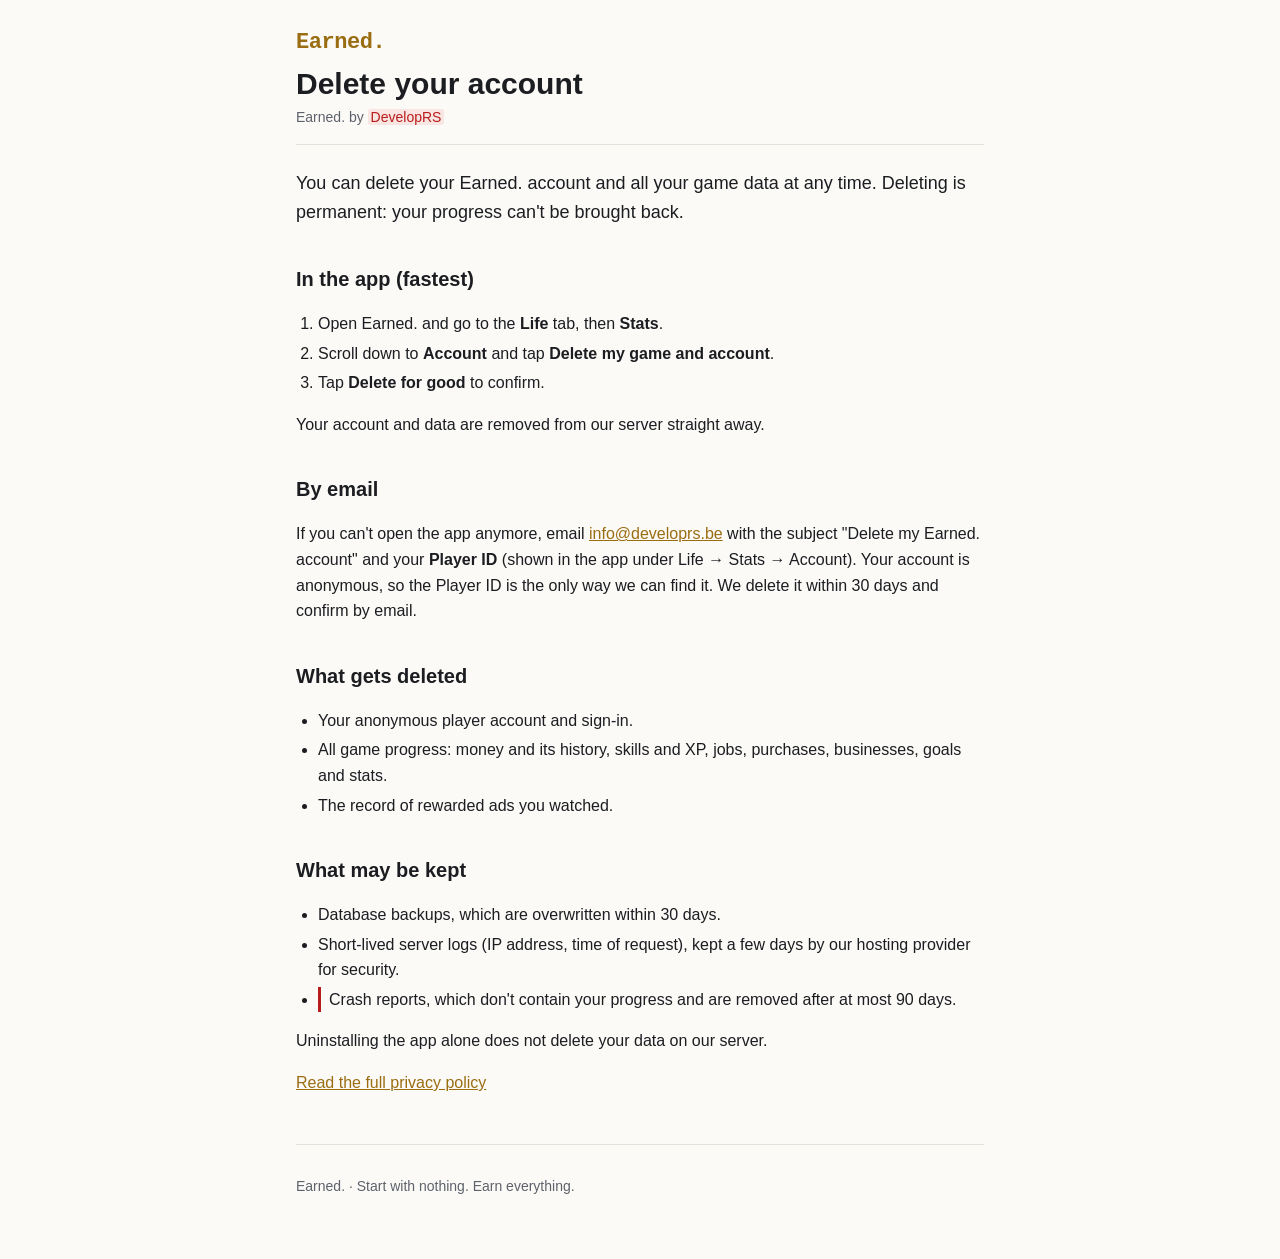
<file: earned/delete-account/index.html>
<!doctype html>
<html lang="en">
<head>
<meta charset="utf-8">
<meta name="viewport" content="width=device-width, initial-scale=1">
<title>Delete Account · Earned.</title>
<meta name="description" content="How to delete your Earned. account and game data.">
<link rel="stylesheet" href="../style.css">
</head>
<body>
<main>
<header>
  <p class="brand">Earned.</p>
  <h1>Delete your account</h1>
  <p class="meta">Earned. by <span class="todo">DevelopRS</span></p>
</header>

<p class="lead">You can delete your Earned. account and all your game data at any time. Deleting is permanent: your progress can't be brought back.</p>

<section>
  <h2>In the app (fastest)</h2>
  <ol>
    <li>Open Earned. and go to the <strong>Life</strong> tab, then <strong>Stats</strong>.</li>
    <li>Scroll down to <strong>Account</strong> and tap <strong>Delete my game and account</strong>.</li>
    <li>Tap <strong>Delete for good</strong> to confirm.</li>
  </ol>
  <p>Your account and data are removed from our server straight away.</p>
</section>

<section>
  <h2>By email</h2>
  <p>If you can't open the app anymore, email <a href="mailto:info@developrs.be?subject=Delete%20my%20Earned.%20account">info@developrs.be</a> with the subject "Delete my Earned. account" and your <strong>Player ID</strong> (shown in the app under Life → Stats → Account). Your account is anonymous, so the Player ID is the only way we can find it. We delete it within 30 days and confirm by email.</p>
</section>

<section>
  <h2>What gets deleted</h2>
  <ul>
    <li>Your anonymous player account and sign-in.</li>
    <li>All game progress: money and its history, skills and XP, jobs, purchases, businesses, goals and stats.</li>
    <li>The record of rewarded ads you watched.</li>
  </ul>
  <h2>What may be kept</h2>
  <ul>
    <li>Database backups, which are overwritten within 30 days.</li>
    <li>Short-lived server logs (IP address, time of request), kept a few days by our hosting provider for security.</li>
    <li class="todo-item">Crash reports, which don't contain your progress and are removed after at most 90 days.</li>
  </ul>
  <p>Uninstalling the app alone does not delete your data on our server.</p>
</section>

<p><a href="../privacy/">Read the full privacy policy</a></p>

<footer>
  <p>Earned. · Start with nothing. Earn everything.</p>
</footer>
</main>
</body>
</html>
</file>
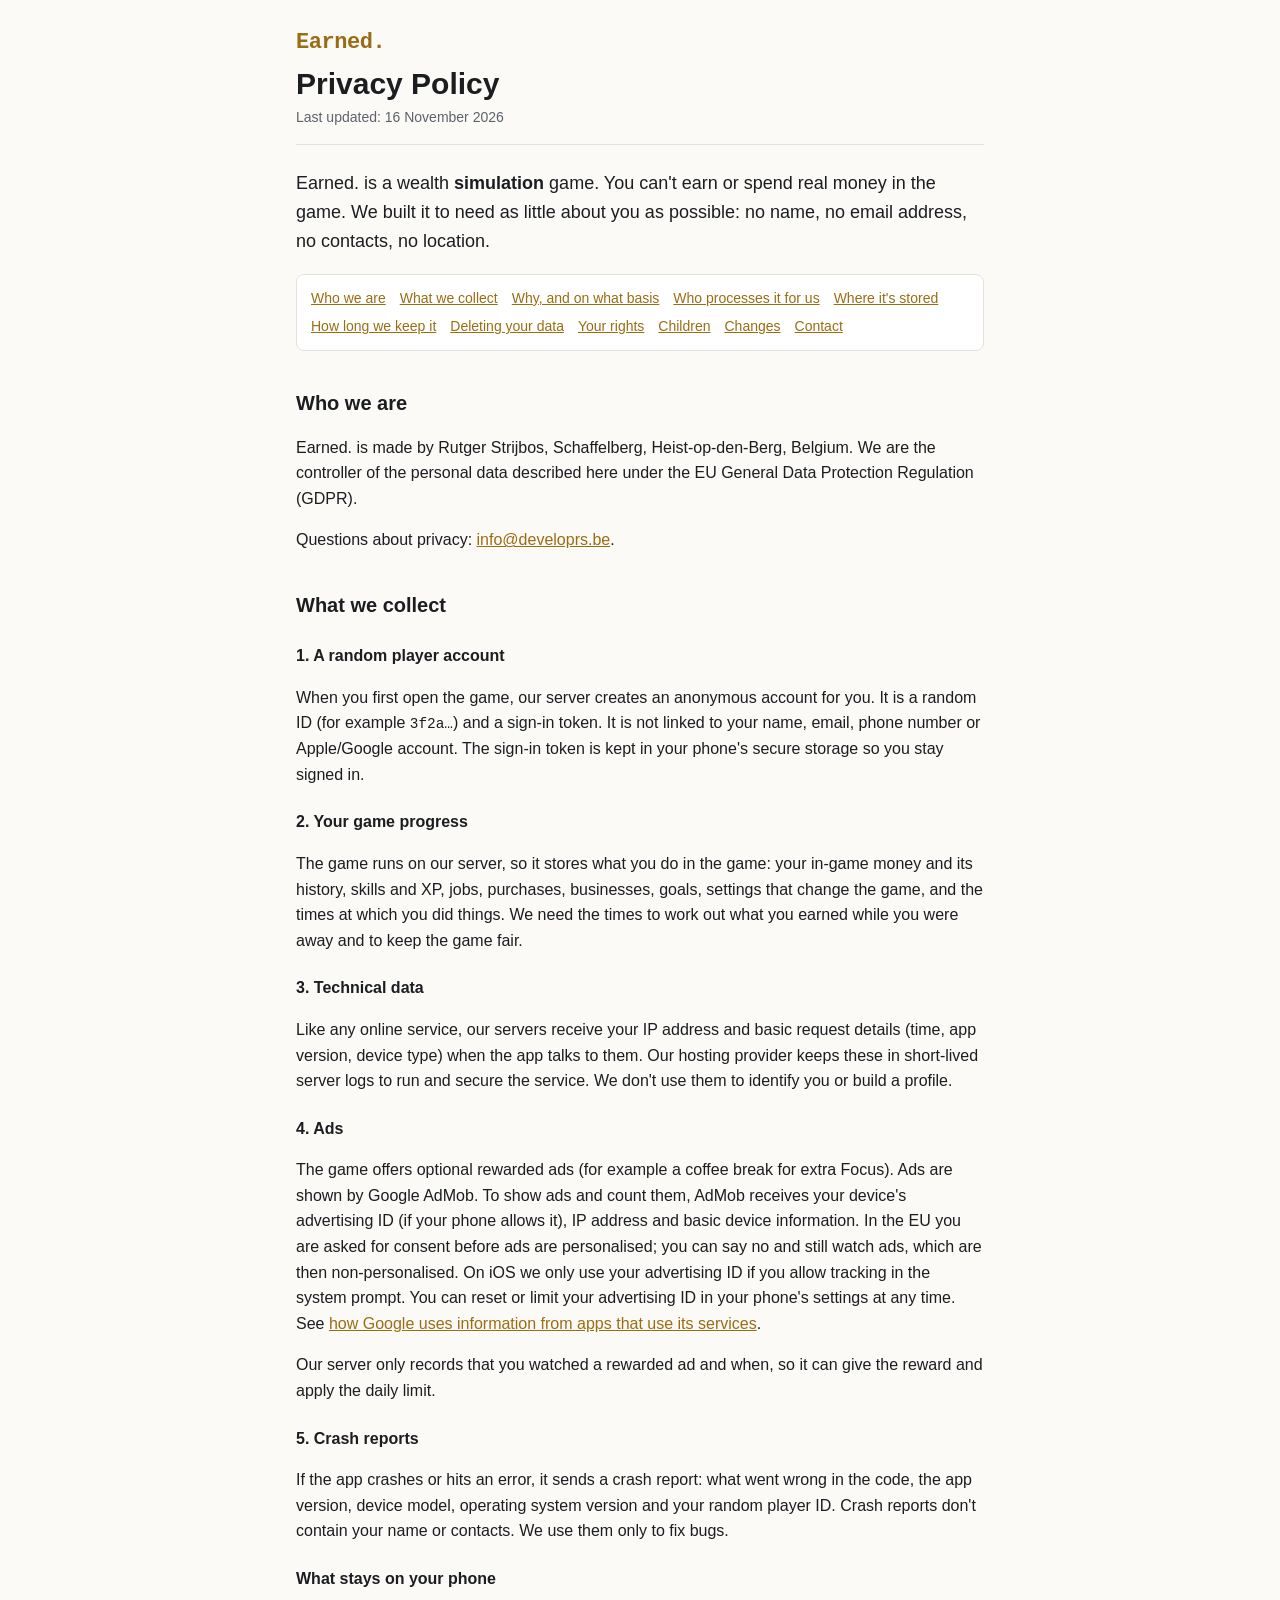
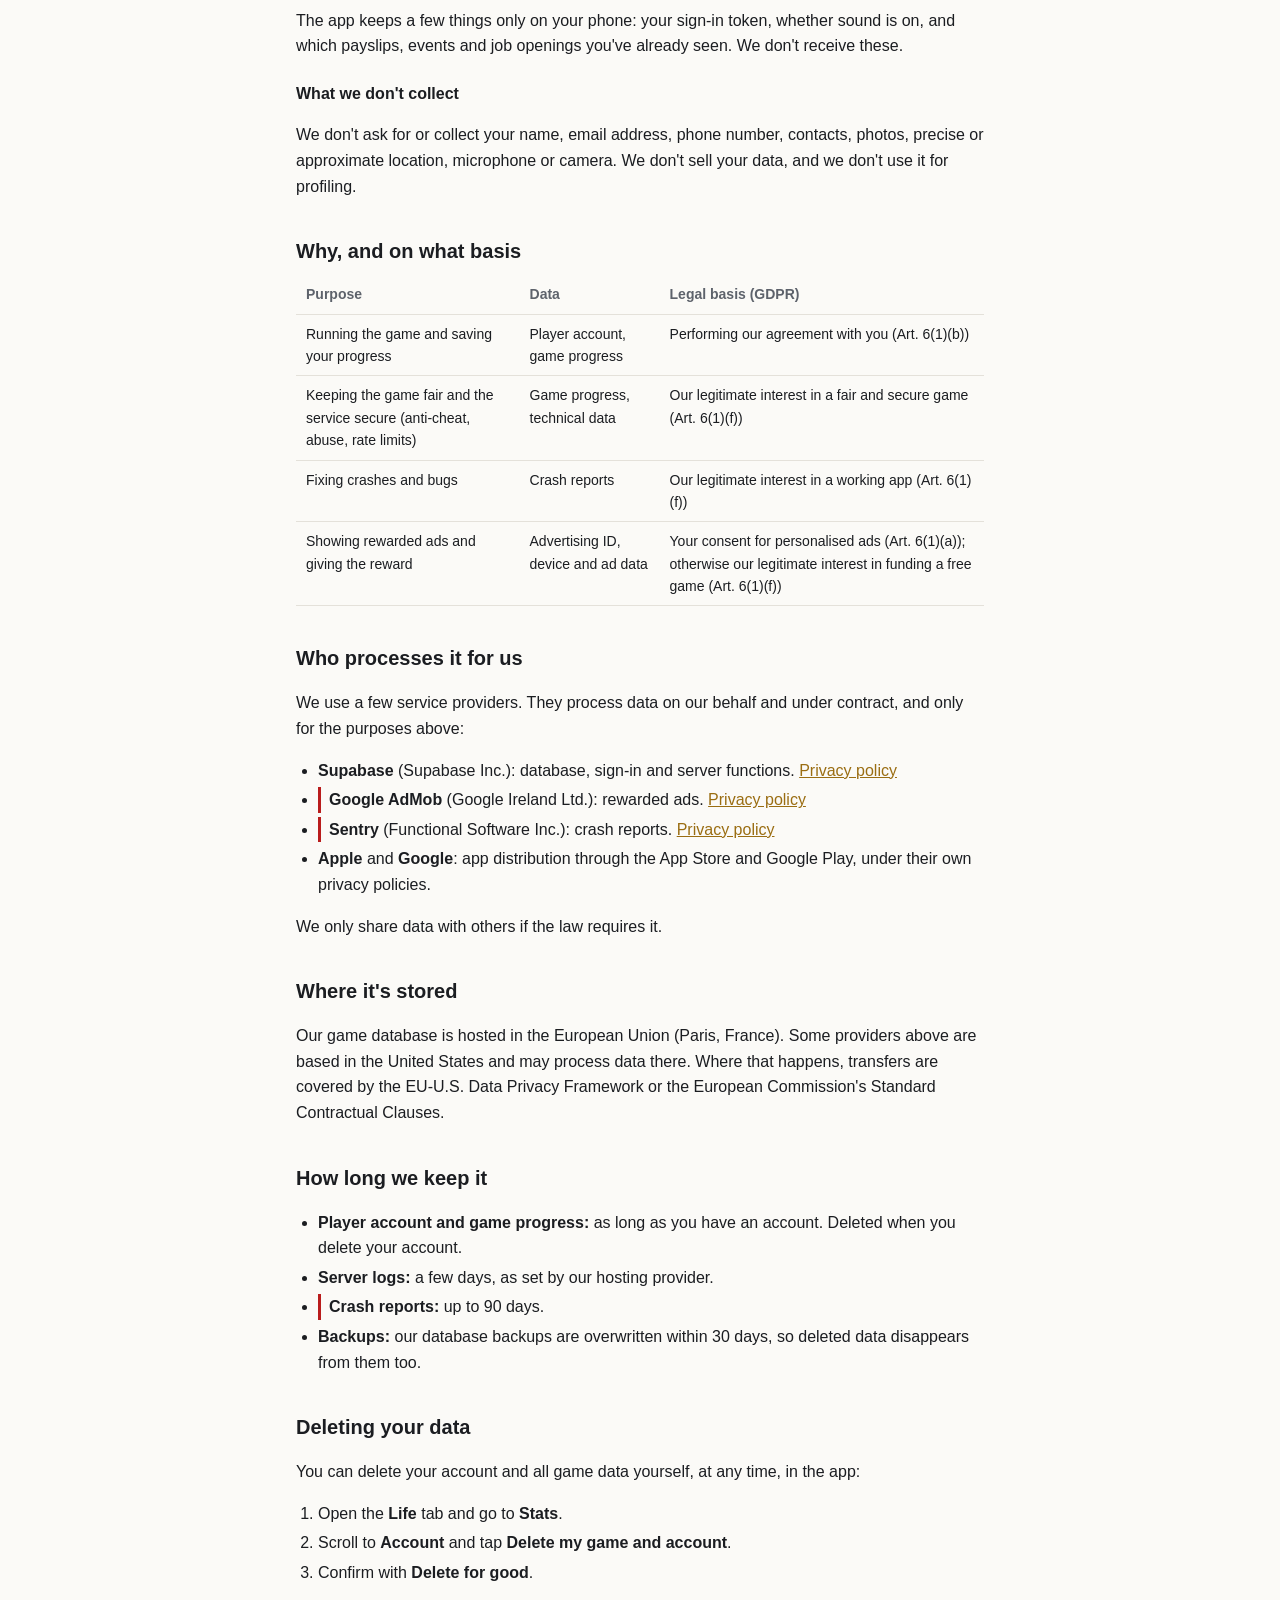
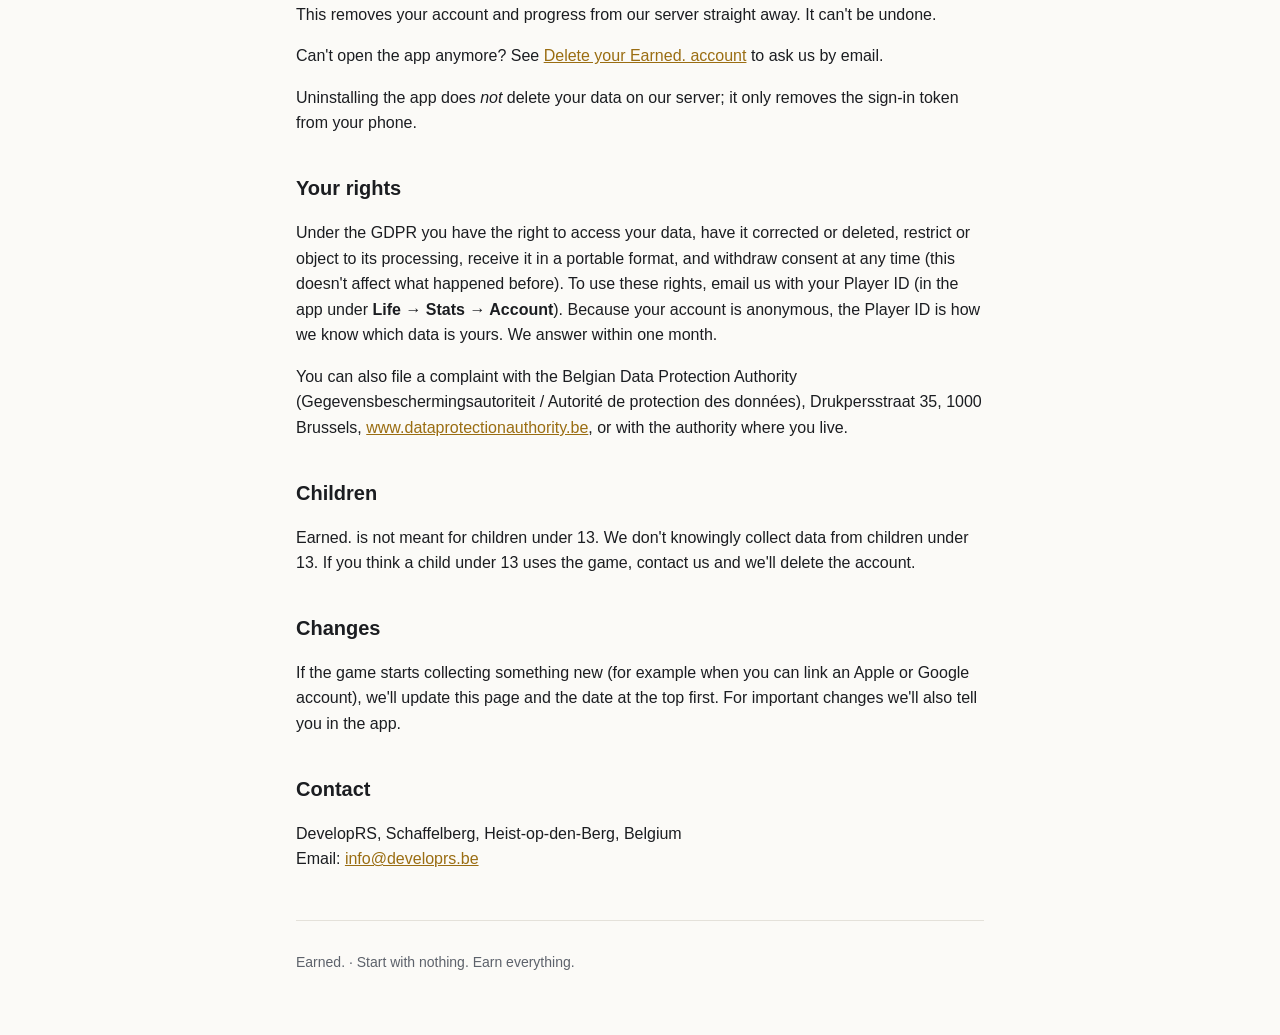
<file: earned/privacy/index.html>
<!doctype html>
<html lang="en">
<head>
<meta charset="utf-8">
<meta name="viewport" content="width=device-width, initial-scale=1">
<title>Privacy Policy · Earned.</title>
<meta name="description" content="How the game Earned. handles your data: what we collect, why, and how to delete it.">
<link rel="stylesheet" href="../style.css">
</head>
<body>
<main>
<header>
  <p class="brand">Earned.</p>
  <h1>Privacy Policy</h1>
  <p class="meta">Last updated: 16 November 2026</p>
</header>

<p class="lead">Earned. is a wealth <strong>simulation</strong> game. You can't earn or spend real money in the game. We built it to need as little about you as possible: no name, no email address, no contacts, no location.</p>

<nav class="toc" aria-label="Contents">
  <a href="#who">Who we are</a>
  <a href="#collect">What we collect</a>
  <a href="#why">Why, and on what basis</a>
  <a href="#partners">Who processes it for us</a>
  <a href="#transfers">Where it's stored</a>
  <a href="#keep">How long we keep it</a>
  <a href="#delete">Deleting your data</a>
  <a href="#rights">Your rights</a>
  <a href="#children">Children</a>
  <a href="#changes">Changes</a>
  <a href="#contact">Contact</a>
</nav>

<section id="who">
  <h2>Who we are</h2>
  <p>Earned. is made by Rutger Strijbos, Schaffelberg, Heist-op-den-Berg, Belgium. We are the controller of the personal data described here under the EU General Data Protection Regulation (GDPR).</p>
  <p>Questions about privacy: <a href="mailto:info@developrs.be">info@developrs.be</a>.</p>
</section>

<section id="collect">
  <h2>What we collect</h2>

  <h3>1. A random player account</h3>
  <p>When you first open the game, our server creates an anonymous account for you. It is a random ID (for example <code>3f2a…</code>) and a sign-in token. It is not linked to your name, email, phone number or Apple/Google account. The sign-in token is kept in your phone's secure storage so you stay signed in.</p>

  <h3>2. Your game progress</h3>
  <p>The game runs on our server, so it stores what you do in the game: your in-game money and its history, skills and XP, jobs, purchases, businesses, goals, settings that change the game, and the times at which you did things. We need the times to work out what you earned while you were away and to keep the game fair.</p>

  <h3>3. Technical data</h3>
  <p>Like any online service, our servers receive your IP address and basic request details (time, app version, device type) when the app talks to them. Our hosting provider keeps these in short-lived server logs to run and secure the service. We don't use them to identify you or build a profile.</p>

  <h3>4. Ads</h3>
  <p>The game offers optional rewarded ads (for example a coffee break for extra Focus). Ads are shown by Google AdMob. To show ads and count them, AdMob receives your device's advertising ID (if your phone allows it), IP address and basic device information. In the EU you are asked for consent before ads are personalised; you can say no and still watch ads, which are then non-personalised. On iOS we only use your advertising ID if you allow tracking in the system prompt. You can reset or limit your advertising ID in your phone's settings at any time. See <a href="https://policies.google.com/technologies/partner-sites">how Google uses information from apps that use its services</a>.</p>
  <p>Our server only records that you watched a rewarded ad and when, so it can give the reward and apply the daily limit.</p>

  <h3>5. Crash reports</h3>
  <p>If the app crashes or hits an error, it sends a crash report: what went wrong in the code, the app version, device model, operating system version and your random player ID. Crash reports don't contain your name or contacts. We use them only to fix bugs.</p>

  <h3>What stays on your phone</h3>
  <p>The app keeps a few things only on your phone: your sign-in token, whether sound is on, and which payslips, events and job openings you've already seen. We don't receive these.</p>

  <h3>What we don't collect</h3>
  <p>We don't ask for or collect your name, email address, phone number, contacts, photos, precise or approximate location, microphone or camera. We don't sell your data, and we don't use it for profiling.</p>
</section>

<section id="why">
  <h2>Why, and on what basis</h2>
  <table>
    <thead><tr><th>Purpose</th><th>Data</th><th>Legal basis (GDPR)</th></tr></thead>
    <tbody>
      <tr><td>Running the game and saving your progress</td><td>Player account, game progress</td><td>Performing our agreement with you (Art. 6(1)(b))</td></tr>
      <tr><td>Keeping the game fair and the service secure (anti-cheat, abuse, rate limits)</td><td>Game progress, technical data</td><td>Our legitimate interest in a fair and secure game (Art. 6(1)(f))</td></tr>
      <tr><td>Fixing crashes and bugs</td><td>Crash reports</td><td>Our legitimate interest in a working app (Art. 6(1)(f))</td></tr>
      <tr><td>Showing rewarded ads and giving the reward</td><td>Advertising ID, device and ad data</td><td>Your consent for personalised ads (Art. 6(1)(a)); otherwise our legitimate interest in funding a free game (Art. 6(1)(f))</td></tr>
    </tbody>
  </table>
</section>

<section id="partners">
  <h2>Who processes it for us</h2>
  <p>We use a few service providers. They process data on our behalf and under contract, and only for the purposes above:</p>
  <ul>
    <li><strong>Supabase</strong> (Supabase Inc.): database, sign-in and server functions. <a href="https://supabase.com/privacy">Privacy policy</a></li>
    <li class="todo-item"><strong>Google AdMob</strong> (Google Ireland Ltd.): rewarded ads. <a href="https://policies.google.com/privacy">Privacy policy</a></li>
    <li class="todo-item"><strong>Sentry</strong> (Functional Software Inc.): crash reports. <a href="https://sentry.io/privacy/">Privacy policy</a></li>
    <li><strong>Apple</strong> and <strong>Google</strong>: app distribution through the App Store and Google Play, under their own privacy policies.</li>
  </ul>
  <p>We only share data with others if the law requires it.</p>
</section>

<section id="transfers">
  <h2>Where it's stored</h2>
  <p>Our game database is hosted in the European Union (Paris, France). Some providers above are based in the United States and may process data there. Where that happens, transfers are covered by the EU-U.S. Data Privacy Framework or the European Commission's Standard Contractual Clauses.</p>
</section>

<section id="keep">
  <h2>How long we keep it</h2>
  <ul>
    <li><strong>Player account and game progress:</strong> as long as you have an account. Deleted when you delete your account.</li>
    <li><strong>Server logs:</strong> a few days, as set by our hosting provider.</li>
    <li class="todo-item"><strong>Crash reports:</strong> up to 90 days.</li>
    <li><strong>Backups:</strong> our database backups are overwritten within 30 days, so deleted data disappears from them too.</li>
  </ul>
</section>

<section id="delete">
  <h2>Deleting your data</h2>
  <p>You can delete your account and all game data yourself, at any time, in the app:</p>
  <ol>
    <li>Open the <strong>Life</strong> tab and go to <strong>Stats</strong>.</li>
    <li>Scroll to <strong>Account</strong> and tap <strong>Delete my game and account</strong>.</li>
    <li>Confirm with <strong>Delete for good</strong>.</li>
  </ol>
  <p>This removes your account and progress from our server straight away. It can't be undone.</p>
  <p>Can't open the app anymore? See <a href="../delete-account/">Delete your Earned. account</a> to ask us by email.</p>
  <p>Uninstalling the app does <em>not</em> delete your data on our server; it only removes the sign-in token from your phone.</p>
</section>

<section id="rights">
  <h2>Your rights</h2>
  <p>Under the GDPR you have the right to access your data, have it corrected or deleted, restrict or object to its processing, receive it in a portable format, and withdraw consent at any time (this doesn't affect what happened before). To use these rights, email us with your Player ID (in the app under <strong>Life → Stats → Account</strong>). Because your account is anonymous, the Player ID is how we know which data is yours. We answer within one month.</p>
  <p>You can also file a complaint with the Belgian Data Protection Authority (Gegevensbeschermingsautoriteit / Autorité de protection des données), Drukpersstraat 35, 1000 Brussels, <a href="https://www.dataprotectionauthority.be">www.dataprotectionauthority.be</a>, or with the authority where you live.</p>
</section>

<section id="children">
  <h2>Children</h2>
  <p>Earned. is not meant for children under 13. We don't knowingly collect data from children under 13. If you think a child under 13 uses the game, contact us and we'll delete the account.</p>
</section>

<section id="changes">
  <h2>Changes</h2>
  <p>If the game starts collecting something new (for example when you can link an Apple or Google account), we'll update this page and the date at the top first. For important changes we'll also tell you in the app.</p>
</section>

<section id="contact">
  <h2>Contact</h2>
  <p>DevelopRS, Schaffelberg, Heist-op-den-Berg, Belgium<br>
  Email: <a href="mailto:info@developrs.be">info@developrs.be</a></p>
</section>

<footer>
  <p>Earned. · Start with nothing. Earn everything.</p>
</footer>
</main>
</body>
</html>
</file>
<file: earned/style.css>
/* Shared look for the Earned. web pages: the app's dark terminal style,
   with a light version for readers who prefer it. */
:root {
  --bg: #0b0d10;
  --panel: #13161b;
  --line: #262b33;
  --text: #e8e6e1;
  --muted: #a3a7ae;
  --gold: #e3b75a;
  --todo-bg: rgba(255, 107, 107, 0.16);
  --todo-text: #ff8a8a;
}
@media (prefers-color-scheme: light) {
  :root {
    --bg: #fbfaf7;
    --panel: #ffffff;
    --line: #e4e1da;
    --text: #1b1d21;
    --muted: #5d626b;
    --gold: #9a6d12;
    --todo-bg: rgba(220, 38, 38, 0.1);
    --todo-text: #b91c1c;
  }
}
* { box-sizing: border-box; }
html { -webkit-text-size-adjust: 100%; }
body {
  margin: 0;
  background: var(--bg);
  color: var(--text);
  font: 16px/1.6 -apple-system, BlinkMacSystemFont, "Segoe UI", Inter, Roboto, sans-serif;
}
main { max-width: 720px; margin: 0 auto; padding: 32px 16px 48px; }
header { border-bottom: 1px solid var(--line); padding-bottom: 16px; margin-bottom: 24px; }
.brand {
  margin: 0;
  font: 700 22px/1 "IBM Plex Mono", ui-monospace, SFMono-Regular, Menlo, monospace;
  color: var(--gold);
  letter-spacing: -0.02em;
}
h1 { font-size: 30px; line-height: 1.2; margin: 12px 0 4px; }
h2 { font-size: 20px; margin: 36px 0 8px; }
h3 { font-size: 16px; margin: 22px 0 4px; }
.meta { color: var(--muted); margin: 0; font-size: 14px; }
.lead { font-size: 18px; }
a { color: var(--gold); }
code { font-family: ui-monospace, SFMono-Regular, Menlo, monospace; font-size: 0.9em; }
section { scroll-margin-top: 16px; }
ul, ol { padding-left: 22px; }
li { margin: 4px 0; }
.toc {
  display: flex; flex-wrap: wrap; gap: 6px 14px;
  background: var(--panel); border: 1px solid var(--line); border-radius: 8px;
  padding: 12px 14px; font-size: 14px;
}
table { width: 100%; border-collapse: collapse; font-size: 14px; display: block; overflow-x: auto; }
th, td { text-align: left; vertical-align: top; padding: 8px 10px; border-bottom: 1px solid var(--line); }
th { color: var(--muted); font-weight: 600; }
footer { margin-top: 48px; border-top: 1px solid var(--line); padding-top: 16px; color: var(--muted); font-size: 14px; }

/* Placeholders still to fill in before publishing. Remove these classes
   (and the .todo-block notes) once the text is final. */
.todo { background: var(--todo-bg); color: var(--todo-text); border-radius: 3px; padding: 0 3px; }
.todo-block { background: var(--todo-bg); color: var(--todo-text); border-radius: 6px; padding: 8px 10px; font-size: 14px; }
.todo-item { border-left: 3px solid var(--todo-text); padding-left: 8px; }
.todo-link { background: var(--todo-bg); color: var(--todo-text); border-radius: 3px; padding: 0 3px; }
</file>
